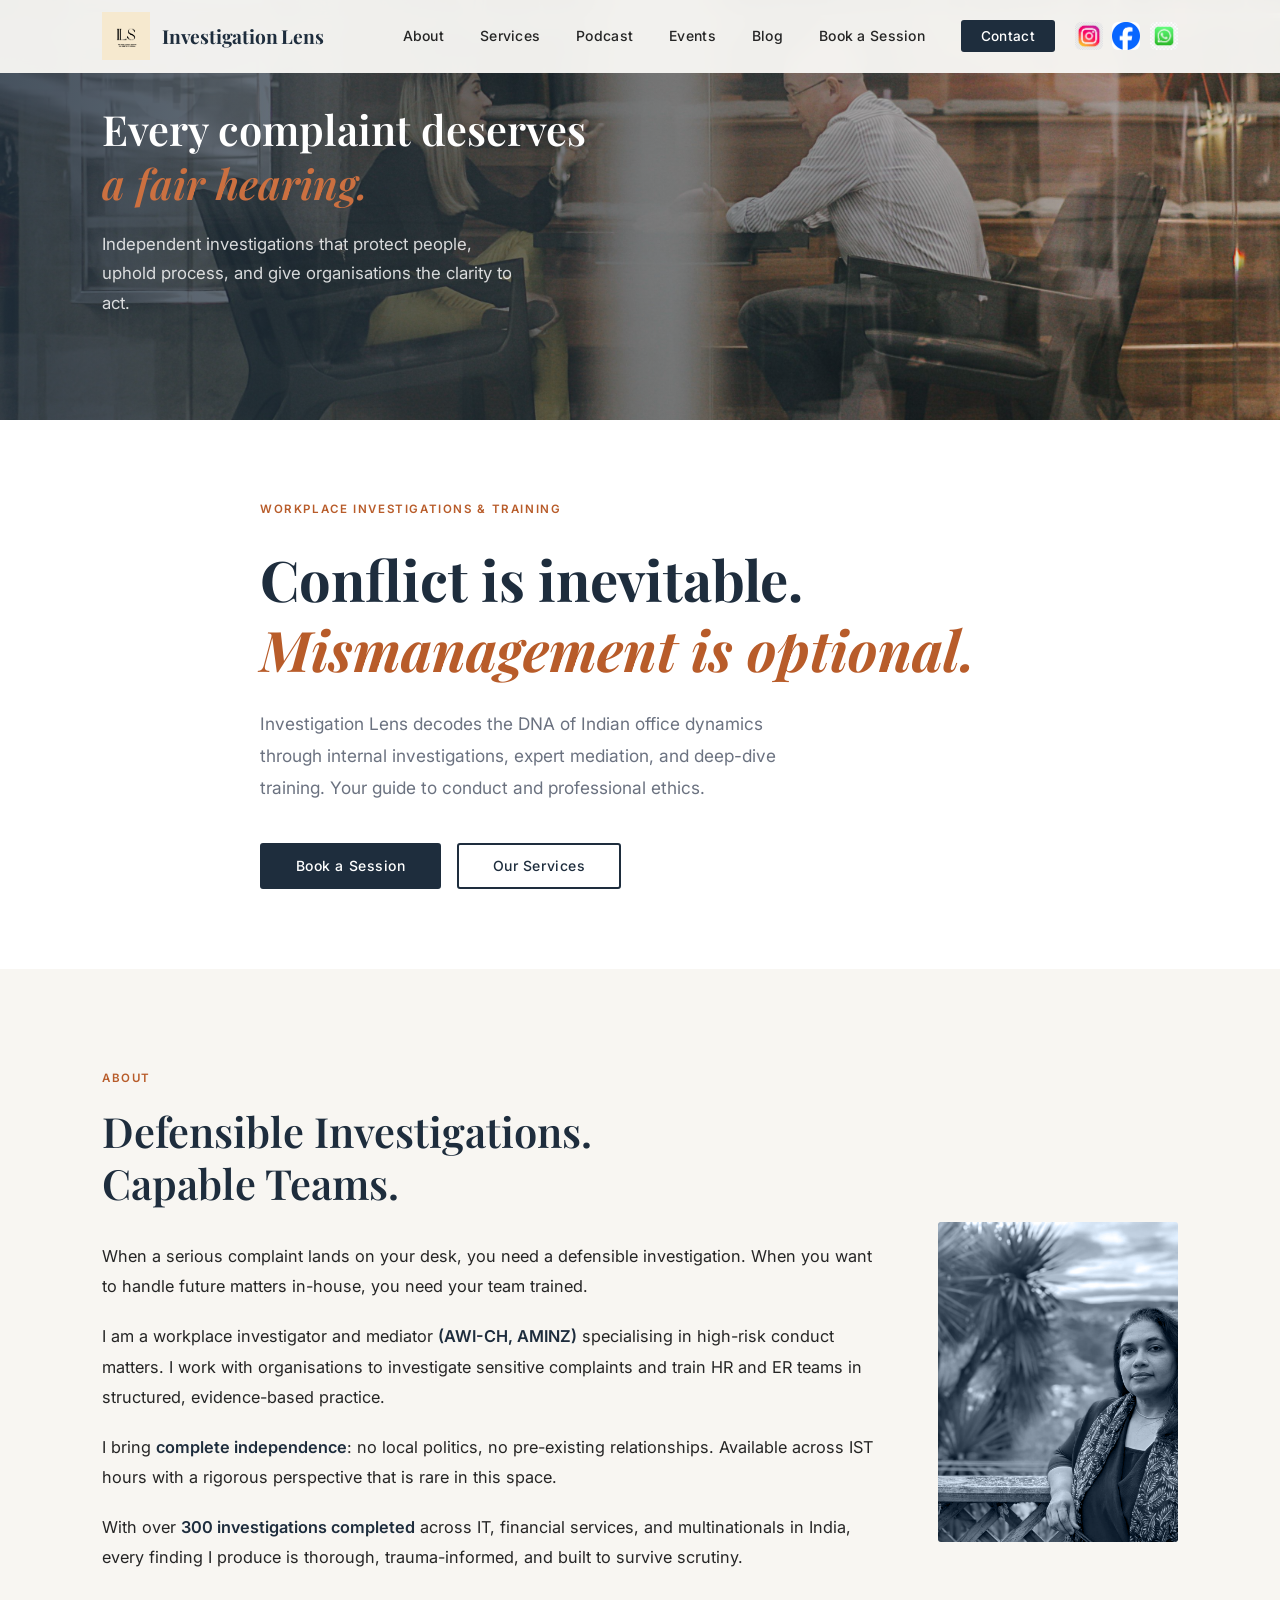
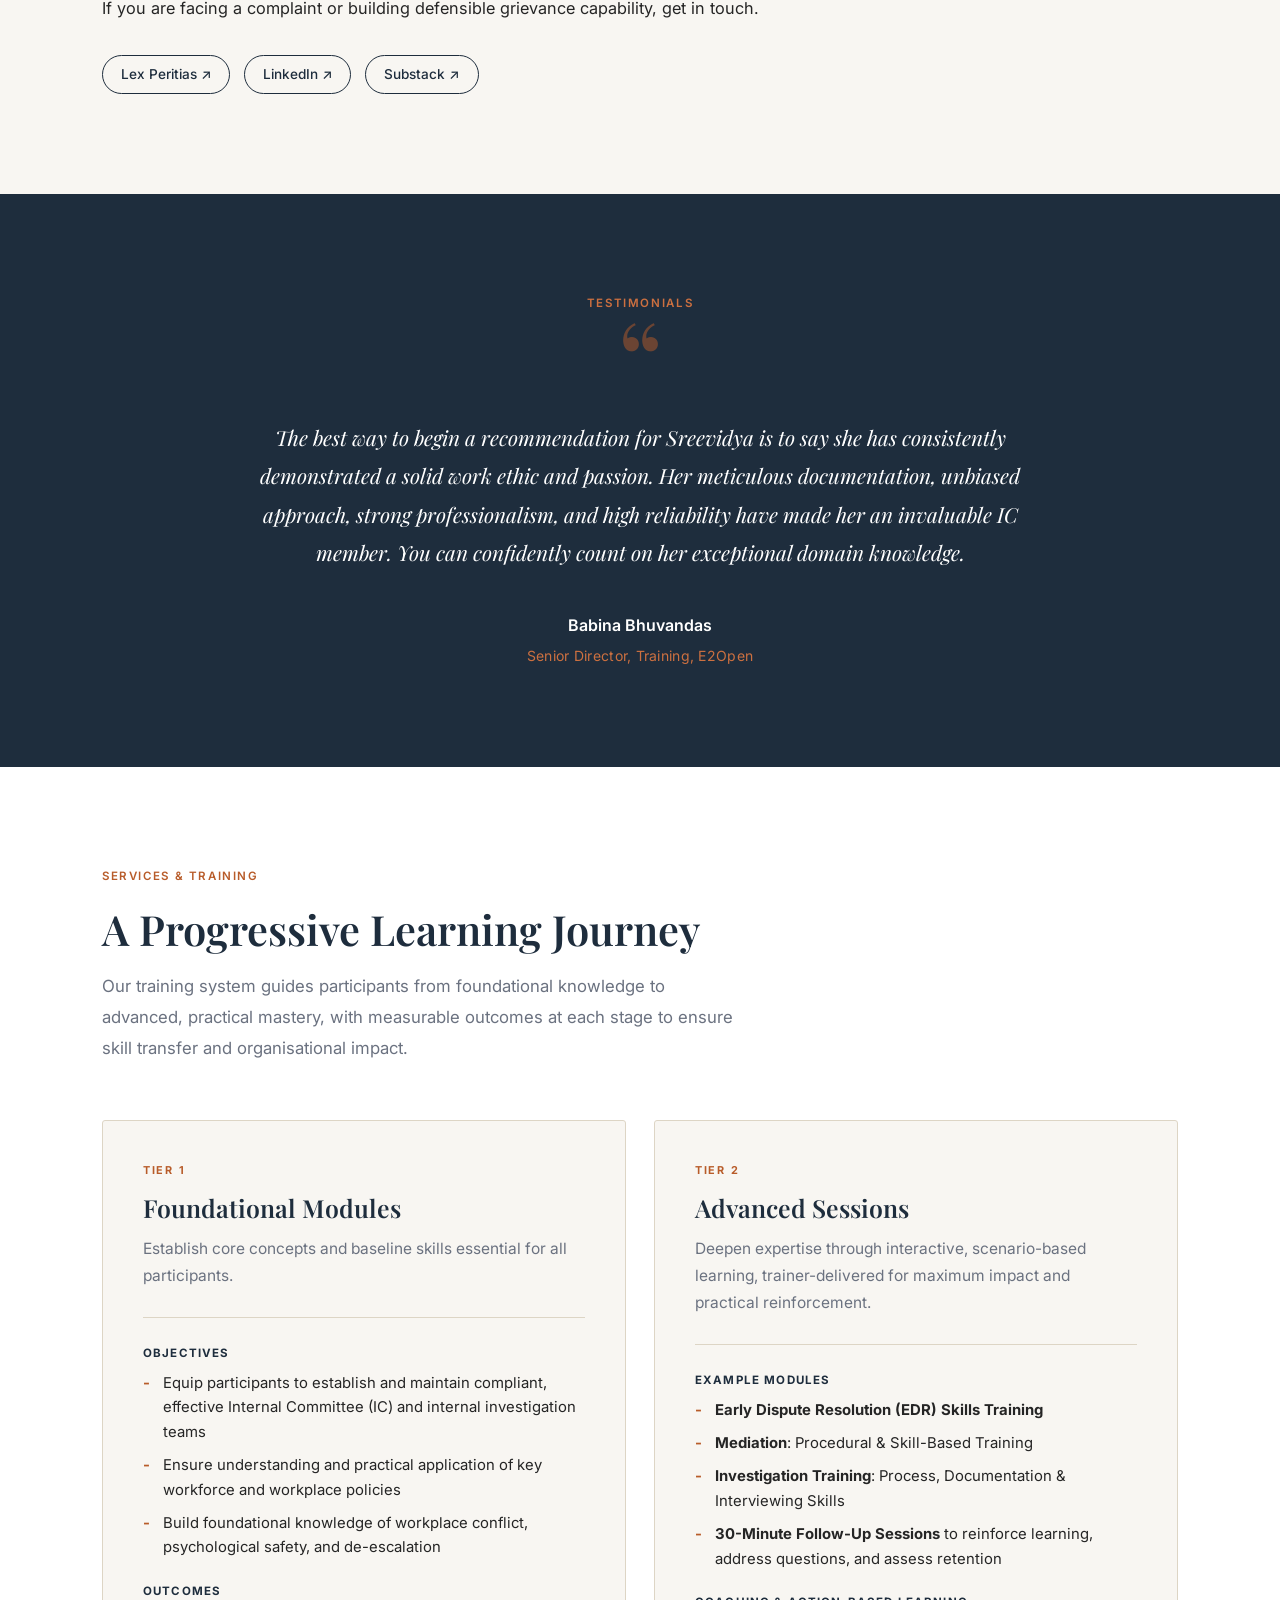
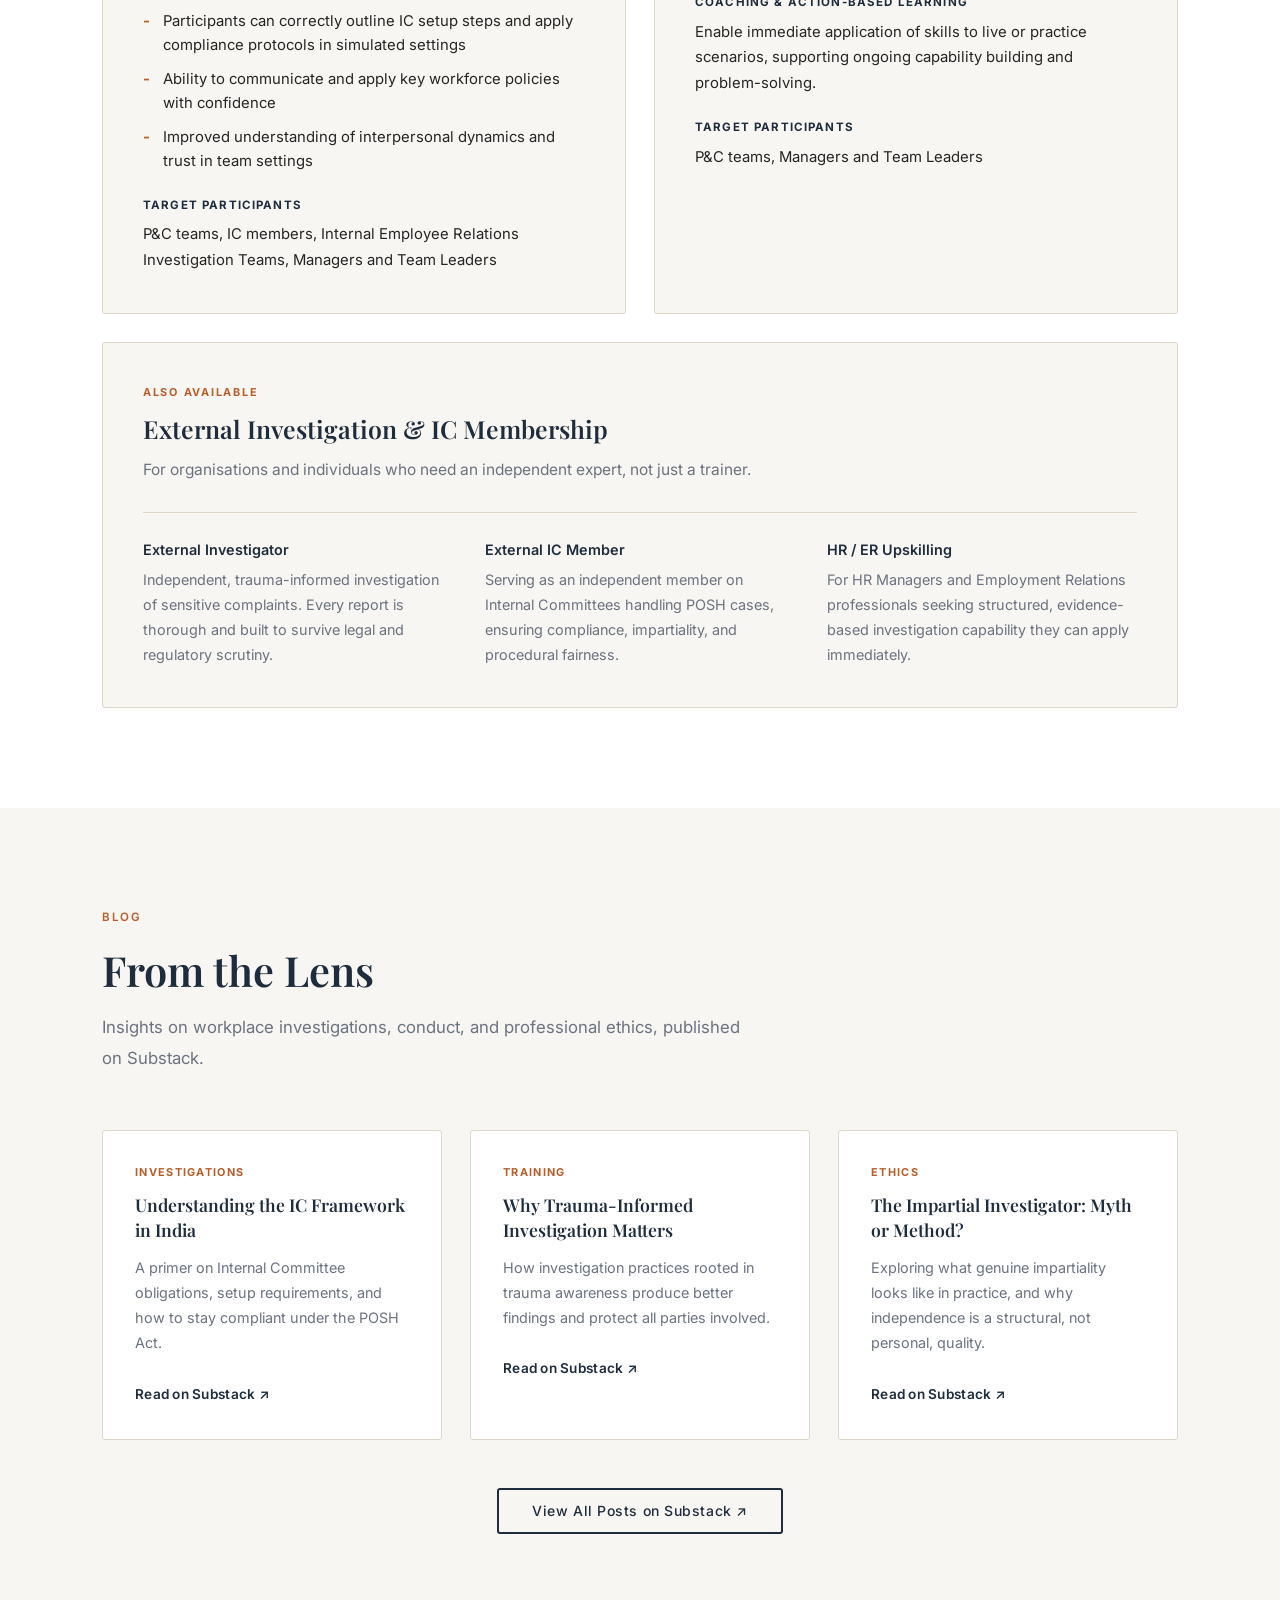
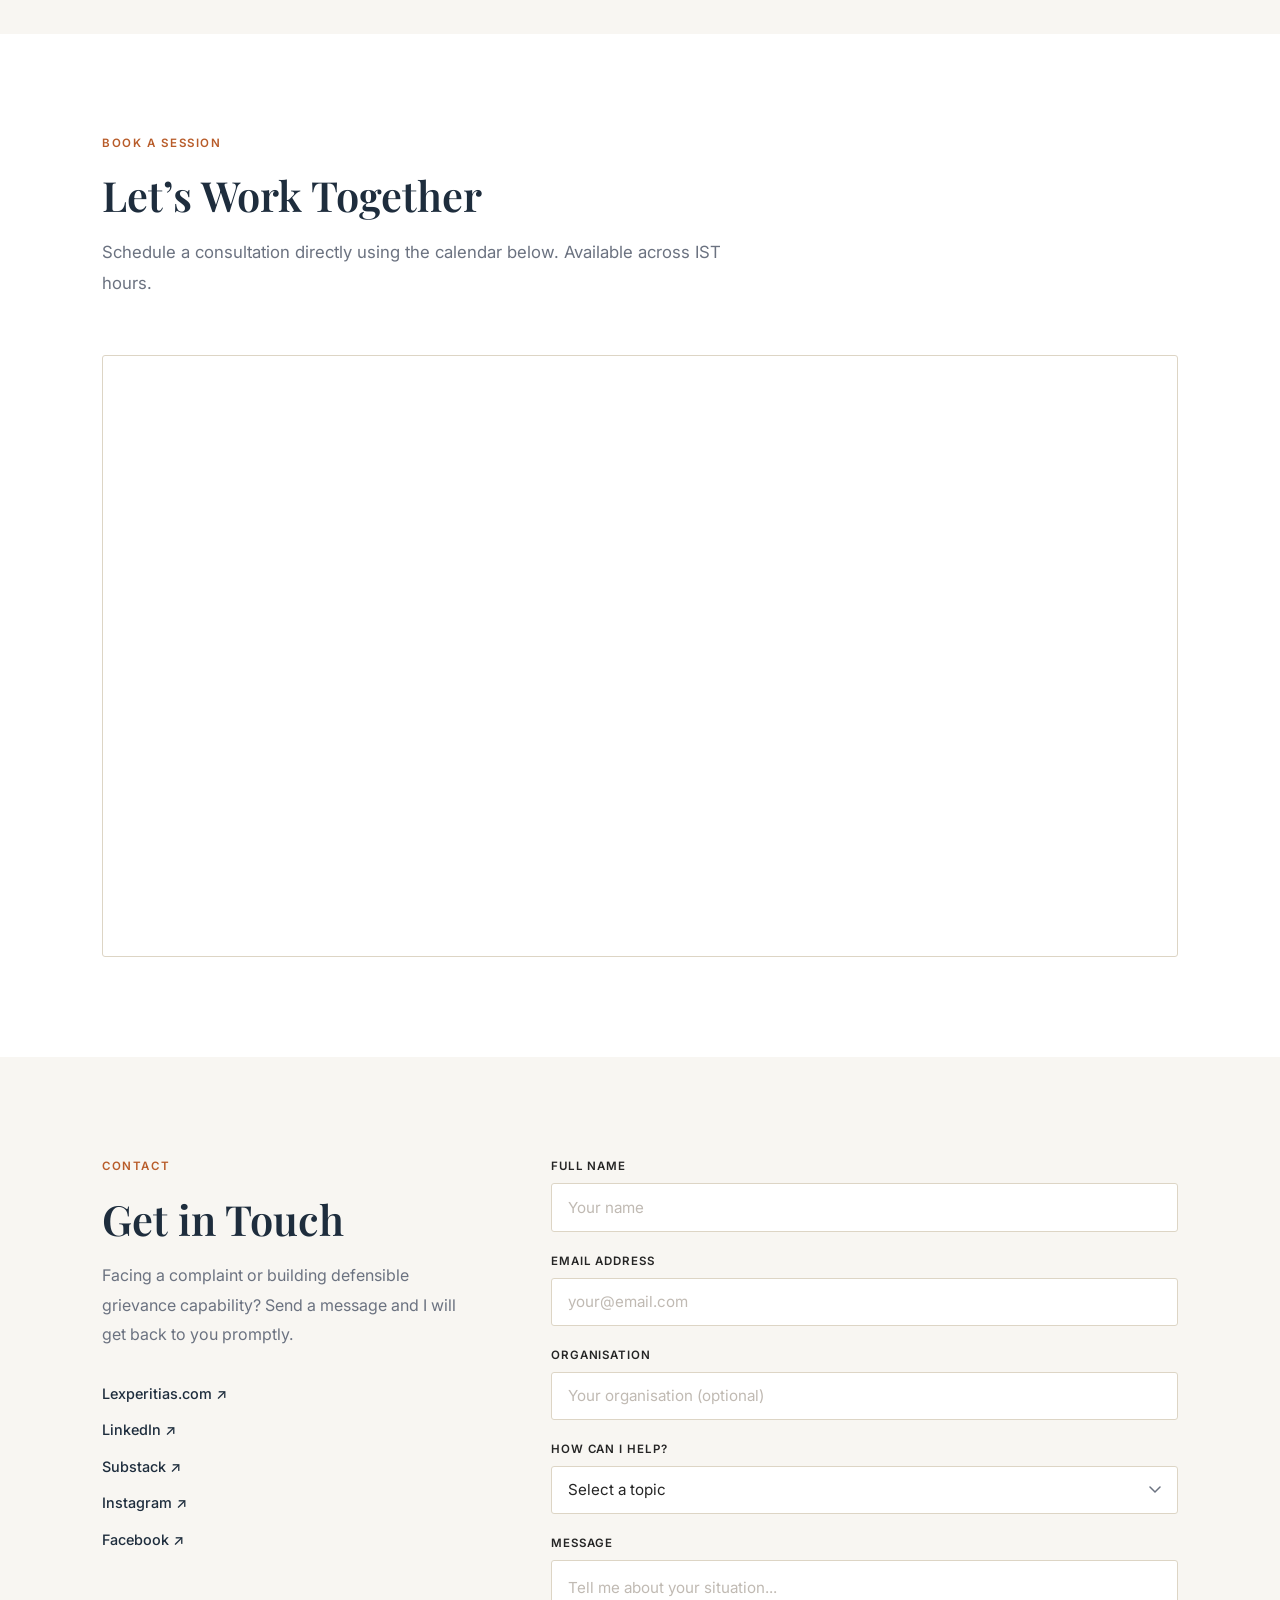
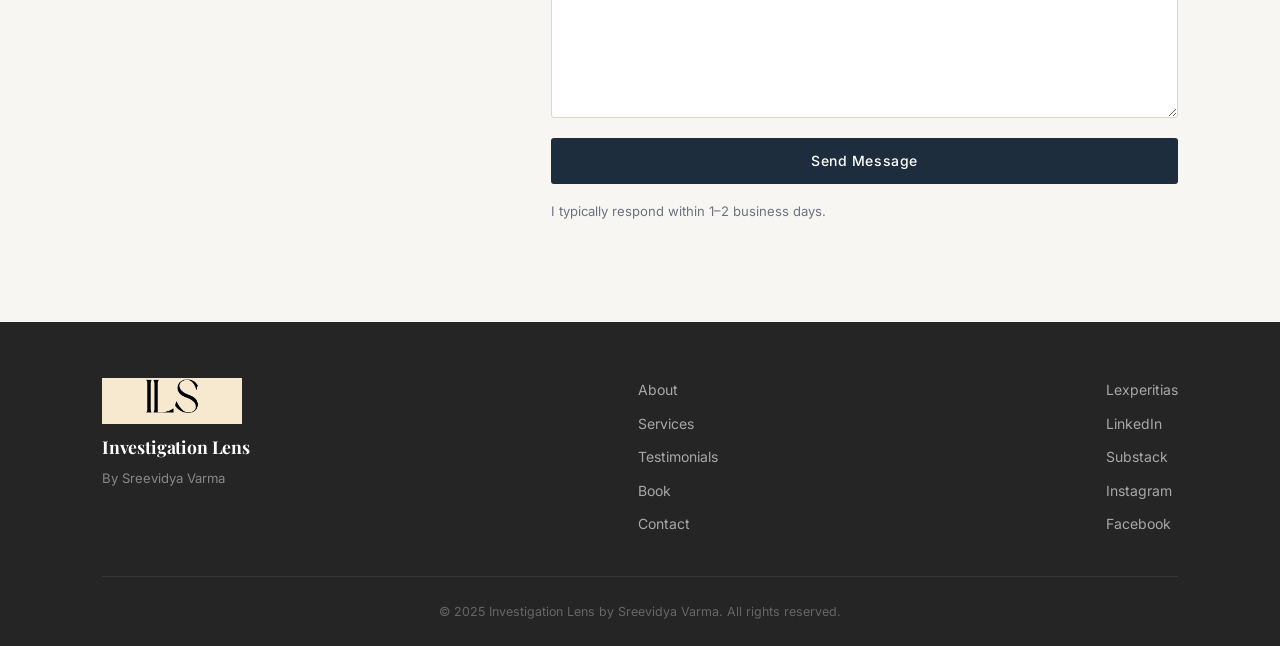
<file: index.html>
<!DOCTYPE html>
<html lang="en">
<head>
    <meta charset="UTF-8">
    <meta name="viewport" content="width=device-width, initial-scale=1.0">

    <!-- Primary SEO -->
    <title>Investigation Lens | Workplace Investigations &amp; Training by Sreevidya Varma</title>
    <meta name="description" content="Investigation Lens by Sreevidya Varma (AWI-CH, AMINZ) — expert workplace investigations, POSH Internal Committee membership, mediation, and HR investigation training across India.">
    <meta name="keywords" content="workplace investigation India, POSH investigation, internal committee IC member, workplace investigator India, HR investigation training, workplace mediation India, employment relations training, AWI-CH investigator, internal investigation training, POSH IC external member, workplace conduct investigation, Sreevidya Varma, Investigation Lens">
    <meta name="author" content="Sreevidya Varma">
    <meta name="robots" content="index, follow">

    <!-- Canonical URL — update this once you have a live domain -->
    <link rel="canonical" href="https://www.investigationlens.com/">

    <!-- Open Graph — controls appearance on LinkedIn, WhatsApp, Facebook -->
    <meta property="og:type" content="website">
    <meta property="og:site_name" content="Investigation Lens">
    <meta property="og:title" content="Investigation Lens | Workplace Investigations &amp; Training by Sreevidya Varma">
    <meta property="og:description" content="Expert workplace investigations, POSH Internal Committee membership, mediation, and HR investigation training across India. Defensible findings, trauma-informed practice.">
    <meta property="og:url" content="https://www.investigationlens.com/">
    <meta property="og:image" content="https://www.investigationlens.com/portrait.jpg">
    <meta property="og:image:width" content="1600">
    <meta property="og:image:height" content="1204">
    <meta property="og:image:alt" content="Sreevidya Varma, Workplace Investigator and Mediator">
    <meta property="og:locale" content="en_IN">

    <!-- Twitter / X Card -->
    <meta name="twitter:card" content="summary_large_image">
    <meta name="twitter:title" content="Investigation Lens | Workplace Investigations &amp; Training">
    <meta name="twitter:description" content="Expert workplace investigations, POSH IC membership, mediation, and HR investigation training across India by Sreevidya Varma (AWI-CH, AMINZ).">
    <meta name="twitter:image" content="https://www.investigationlens.com/portrait.jpg">

    <!-- Schema.org Structured Data — helps Google understand your business -->
    <script type="application/ld+json">
    {
      "@context": "https://schema.org",
      "@type": "ProfessionalService",
      "name": "Investigation Lens",
      "description": "Expert workplace investigations, POSH Internal Committee membership, mediation, and HR investigation training across India.",
      "url": "https://www.investigationlens.com",
      "image": "https://www.investigationlens.com/portrait.jpg",
      "founder": {
        "@type": "Person",
        "name": "Sreevidya Varma",
        "jobTitle": "Workplace Investigator and Mediator",
        "hasCredential": ["AWI-CH", "AMINZ"],
        "sameAs": [
          "https://www.linkedin.com/in/sreevidyavarma/",
          "https://substack.com/@investigationlens",
          "https://www.lexperitias.com"
        ]
      },
      "areaServed": {
        "@type": "Country",
        "name": "India"
      },
      "serviceType": [
        "Workplace Investigation",
        "POSH Internal Committee Membership",
        "Workplace Mediation",
        "HR Investigation Training",
        "Early Dispute Resolution Training"
      ],
      "sameAs": [
        "https://www.linkedin.com/in/sreevidyavarma/",
        "https://substack.com/@investigationlens",
        "https://www.instagram.com/investigationlens/",
        "https://www.facebook.com/profile.php?id=61589912215342"
      ]
    }
    </script>

    <link rel="preconnect" href="https://fonts.googleapis.com">
    <link rel="preconnect" href="https://fonts.gstatic.com" crossorigin>
    <link href="https://fonts.googleapis.com/css2?family=Playfair+Display:ital,wght@0,400;0,600;0,700;1,400&family=Inter:wght@300;400;500;600&display=swap" rel="stylesheet">
    <link rel="stylesheet" href="style.css">
</head>
<body>

    <!-- ===== NAVBAR ===== -->
    <nav class="navbar" id="navbar">
        <div class="nav-inner">
            <a href="#hero" class="nav-logo">
                <img src="logo.png" alt="Investigation Lens Logo">
                <span class="logo-text">Investigation Lens</span>
            </a>
            <button class="nav-toggle" aria-label="Toggle navigation menu">&#9776;</button>
            <ul class="nav-links">
                <li><a href="#about">About</a></li>
                <li><a href="#services">Services</a></li>
                <li><a href="podcast.html">Podcast</a></li>
                <li><a href="events.html">Events</a></li>
                <li><a href="#blog">Blog</a></li>
                <li><a href="#book">Book a Session</a></li>
                <li><a href="#contact" class="btn-nav">Contact</a></li>
            </ul>
            <div class="nav-social">
                <a href="https://www.instagram.com/investigationlens/" target="_blank" rel="noopener noreferrer" aria-label="Instagram">
                    <img src="Instagram-icon.jpg" alt="Instagram">
                </a>
                <a href="https://www.facebook.com/profile.php?id=61589912215342" target="_blank" rel="noopener noreferrer" aria-label="Facebook">
                    <img src="Facebook-icon.png" alt="Facebook">
                </a>
                <a href="https://wa.me/919895538839" target="_blank" rel="noopener noreferrer" aria-label="WhatsApp">
                    <img src="WhatsApp-icon.jpg" alt="WhatsApp">
                </a>
            </div>
        </div>
    </nav>

    <!-- ===== WORKPLACE BANNER ===== -->
    <section class="workplace-banner">
        <img src="workplaceimage.jpg" alt="Workplace conversation through glass wall">
        <div class="workplace-banner-overlay">
            <div class="workplace-banner-text">
                <h2>Every complaint deserves<br><em>a fair hearing.</em></h2>
                <p>Independent investigations that protect people, uphold process, and give organisations the clarity to act.</p>
            </div>
        </div>
    </section>

    <!-- ===== HERO ===== -->
    <section class="hero" id="hero">
        <div class="hero-inner">
            <div class="hero-text">
                <p class="hero-eyebrow">Workplace Investigations &amp; Training</p>
                <h1>Conflict is inevitable.<br><em>Mismanagement is optional.</em></h1>
                <p class="hero-sub">Investigation Lens decodes the DNA of Indian office dynamics through internal investigations, expert mediation, and deep-dive training. Your guide to conduct and professional ethics.</p>
                <div class="hero-ctas">
                    <a href="#book" class="btn btn-primary">Book a Session</a>
                    <a href="#services" class="btn btn-outline">Our Services</a>
                </div>
            </div>
        </div>
    </section>

    <!-- ===== ABOUT ===== -->
    <section class="about" id="about">
        <div class="container">
            <div class="about-inner">
                <div class="about-text">
                    <div class="section-label">About</div>
                    <h2>Defensible Investigations.<br>Capable Teams.</h2>
                    <div class="about-body">
                        <p class="lead">When a serious complaint lands on your desk, you need a defensible investigation. When you want to handle future matters in-house, you need your team trained.</p>
                        <p>I am a workplace investigator and mediator <strong>(AWI-CH, AMINZ)</strong> specialising in high-risk conduct matters. I work with organisations to investigate sensitive complaints and train HR and ER teams in structured, evidence-based practice.</p>
                        <p>I bring <strong>complete independence</strong>: no local politics, no pre-existing relationships. Available across IST hours with a rigorous perspective that is rare in this space.</p>
                        <p>With over <strong>300 investigations completed</strong> across IT, financial services, and multinationals in India, every finding I produce is thorough, trauma-informed, and built to survive scrutiny.</p>
                        <p>If you are facing a complaint or building defensible grievance capability, get in touch.</p>
                        <div class="about-links">
                            <a href="https://www.lexperitias.com" target="_blank" rel="noopener noreferrer" class="link-pill">Lex Peritias ↗</a>
                            <a href="https://www.linkedin.com/in/sreevidyavarma/" target="_blank" rel="noopener noreferrer" class="link-pill">LinkedIn ↗</a>
                            <a href="https://substack.com/@investigationlens" target="_blank" rel="noopener noreferrer" class="link-pill">Substack ↗</a>
                        </div>
                    </div>
                </div>
                <div class="about-image">
                    <img src="portrait.jpg" alt="Sreevidya Varma">
                </div>
            </div>
        </div>
    </section>

    <!-- ===== TESTIMONIAL ===== -->
    <section class="testimonial-section" id="testimonial">
        <div class="container">
            <div class="section-label">Testimonials</div>
            <div class="testimonial-card">
                <div class="quote-mark">&ldquo;</div>
                <blockquote>
                    The best way to begin a recommendation for Sreevidya is to say she has consistently demonstrated a solid work ethic and passion. Her meticulous documentation, unbiased approach, strong professionalism, and high reliability have made her an invaluable IC member. You can confidently count on her exceptional domain knowledge.
                </blockquote>
                <div class="testimonial-author">
                    <div class="author-info">
                        <strong>Babina Bhuvandas</strong>
                        <span>Senior Director, Training, E2Open</span>
                    </div>
                </div>
            </div>
        </div>
    </section>

    <!-- ===== SERVICES ===== -->
    <section class="services" id="services">
        <div class="container">
            <div class="section-label">Services &amp; Training</div>
            <h2>A Progressive Learning Journey</h2>
            <p class="section-intro">Our training system guides participants from foundational knowledge to advanced, practical mastery, with measurable outcomes at each stage to ensure skill transfer and organisational impact.</p>

            <div class="services-grid">

                <!-- Tier 1 -->
                <div class="service-card">
                    <div class="card-tier">Tier 1</div>
                    <h3>Foundational Modules</h3>
                    <p class="card-desc">Establish core concepts and baseline skills essential for all participants.</p>
                    <div class="card-section">
                        <h4>Objectives</h4>
                        <ul>
                            <li>Equip participants to establish and maintain compliant, effective Internal Committee (IC) and internal investigation teams</li>
                            <li>Ensure understanding and practical application of key workforce and workplace policies</li>
                            <li>Build foundational knowledge of workplace conflict, psychological safety, and de-escalation</li>
                        </ul>
                    </div>
                    <div class="card-section">
                        <h4>Outcomes</h4>
                        <ul>
                            <li>Participants can correctly outline IC setup steps and apply compliance protocols in simulated settings</li>
                            <li>Ability to communicate and apply key workforce policies with confidence</li>
                            <li>Improved understanding of interpersonal dynamics and trust in team settings</li>
                        </ul>
                    </div>
                    <div class="card-section">
                        <h4>Target Participants</h4>
                        <p>P&amp;C teams, IC members, Internal Employee Relations Investigation Teams, Managers and Team Leaders</p>
                    </div>
                </div>

                <!-- Tier 2 -->
                <div class="service-card">
                    <div class="card-tier">Tier 2</div>
                    <h3>Advanced Sessions</h3>
                    <p class="card-desc">Deepen expertise through interactive, scenario-based learning, trainer-delivered for maximum impact and practical reinforcement.</p>
                    <div class="card-section">
                        <h4>Example Modules</h4>
                        <ul>
                            <li><strong>Early Dispute Resolution (EDR) Skills Training</strong></li>
                            <li><strong>Mediation</strong>: Procedural &amp; Skill-Based Training</li>
                            <li><strong>Investigation Training</strong>: Process, Documentation &amp; Interviewing Skills</li>
                            <li><strong>30-Minute Follow-Up Sessions</strong> to reinforce learning, address questions, and assess retention</li>
                        </ul>
                    </div>
                    <div class="card-section">
                        <h4>Coaching &amp; Action-Based Learning</h4>
                        <p>Enable immediate application of skills to live or practice scenarios, supporting ongoing capability building and problem-solving.</p>
                    </div>
                    <div class="card-section">
                        <h4>Target Participants</h4>
                        <p>P&amp;C teams, Managers and Team Leaders</p>
                    </div>
                </div>

                <!-- Also Available -->
                <div class="service-card service-card--full">
                    <div class="card-tier">Also Available</div>
                    <h3>External Investigation &amp; IC Membership</h3>
                    <p class="card-desc">For organisations and individuals who need an independent expert, not just a trainer.</p>
                    <div class="card-columns">
                        <div class="card-col">
                            <h4>External Investigator</h4>
                            <p>Independent, trauma-informed investigation of sensitive complaints. Every report is thorough and built to survive legal and regulatory scrutiny.</p>
                        </div>
                        <div class="card-col">
                            <h4>External IC Member</h4>
                            <p>Serving as an independent member on Internal Committees handling POSH cases, ensuring compliance, impartiality, and procedural fairness.</p>
                        </div>
                        <div class="card-col">
                            <h4>HR / ER Upskilling</h4>
                            <p>For HR Managers and Employment Relations professionals seeking structured, evidence-based investigation capability they can apply immediately.</p>
                        </div>
                    </div>
                </div>

            </div>
        </div>
    </section>

    <!-- ===== BLOG ===== -->
    <section class="blog" id="blog">
        <div class="container">
            <div class="section-label">Blog</div>
            <h2>From the Lens</h2>
            <p class="section-intro">Insights on workplace investigations, conduct, and professional ethics, published on Substack.</p>
            <div class="blog-grid">
                <a href="https://substack.com/@investigationlens" target="_blank" rel="noopener noreferrer" class="blog-card">
                    <div class="blog-tag">Investigations</div>
                    <h4>Understanding the IC Framework in India</h4>
                    <p>A primer on Internal Committee obligations, setup requirements, and how to stay compliant under the POSH Act.</p>
                    <span class="read-more">Read on Substack ↗</span>
                </a>
                <a href="https://substack.com/@investigationlens" target="_blank" rel="noopener noreferrer" class="blog-card">
                    <div class="blog-tag">Training</div>
                    <h4>Why Trauma-Informed Investigation Matters</h4>
                    <p>How investigation practices rooted in trauma awareness produce better findings and protect all parties involved.</p>
                    <span class="read-more">Read on Substack ↗</span>
                </a>
                <a href="https://substack.com/@investigationlens" target="_blank" rel="noopener noreferrer" class="blog-card">
                    <div class="blog-tag">Ethics</div>
                    <h4>The Impartial Investigator: Myth or Method?</h4>
                    <p>Exploring what genuine impartiality looks like in practice, and why independence is a structural, not personal, quality.</p>
                    <span class="read-more">Read on Substack ↗</span>
                </a>
            </div>
            <div class="blog-cta">
                <a href="https://substack.com/@investigationlens" target="_blank" rel="noopener noreferrer" class="btn btn-outline">View All Posts on Substack ↗</a>
            </div>
        </div>
    </section>

    <!-- ===== BOOK A SESSION ===== -->
    <section class="book" id="book">
        <div class="container">
            <div class="section-label">Book a Session</div>
            <h2>Let&rsquo;s Work Together</h2>
            <p class="section-intro">Schedule a consultation directly using the calendar below. Available across IST hours.</p>
            <div class="calendar-embed">
                <!-- Google Calendar Appointment Scheduling begin -->
                <iframe src="https://calendar.google.com/calendar/appointments/schedules/AcZssZ1Z91lhU4-kWdjgTkTuC3SyOoIWK7nf7j4hsTv7mKvOzZKRzLU4xiwI1mNpuhin-2wBYrZE9Kd3?gv=true" style="border: 0" width="100%" height="600" frameborder="0"></iframe>
                <!-- end Google Calendar Appointment Scheduling -->
            </div>
        </div>
    </section>

    <!-- ===== CONTACT ===== -->
    <section class="contact" id="contact">
        <div class="container">
            <div class="contact-inner">
                <div class="contact-text">
                    <div class="section-label">Contact</div>
                    <h2>Get in Touch</h2>
                    <p>Facing a complaint or building defensible grievance capability? Send a message and I will get back to you promptly.</p>
                    <div class="contact-links">
                        <a href="https://www.lexperitias.com" target="_blank" rel="noopener noreferrer">Lexperitias.com ↗</a>
                        <a href="https://www.linkedin.com/in/sreevidyavarma/" target="_blank" rel="noopener noreferrer">LinkedIn ↗</a>
                        <a href="https://substack.com/@investigationlens" target="_blank" rel="noopener noreferrer">Substack ↗</a>
                        <a href="https://www.instagram.com/investigationlens/" target="_blank" rel="noopener noreferrer">Instagram ↗</a>
                        <a href="https://www.facebook.com/profile.php?id=61589912215342" target="_blank" rel="noopener noreferrer">Facebook ↗</a>
                    </div>
                </div>
                <form class="contact-form" id="contactForm" novalidate>
                    <div class="form-group">
                        <label for="name">Full Name</label>
                        <input type="text" id="name" name="name" placeholder="Your name" required>
                    </div>
                    <div class="form-group">
                        <label for="email">Email Address</label>
                        <input type="email" id="email" name="email" placeholder="your@email.com" required>
                    </div>
                    <div class="form-group">
                        <label for="org">Organisation</label>
                        <input type="text" id="org" name="org" placeholder="Your organisation (optional)">
                    </div>
                    <div class="form-group">
                        <label for="subject">How can I help?</label>
                        <select id="subject" name="subject">
                            <option value="">Select a topic</option>
                            <option value="investigation">External Investigation</option>
                            <option value="ic-member">External IC Member (POSH)</option>
                            <option value="training-foundational">Training: Foundational Modules</option>
                            <option value="training-advanced">Training: Advanced Sessions</option>
                            <option value="upskilling">HR / ER Upskilling</option>
                            <option value="other">General Enquiry</option>
                        </select>
                    </div>
                    <div class="form-group">
                        <label for="message">Message</label>
                        <textarea id="message" name="message" rows="5" placeholder="Tell me about your situation..." required></textarea>
                    </div>
                    <button type="submit" class="btn btn-primary">Send Message</button>
                    <p class="form-note">I typically respond within 1–2 business days.</p>
                </form>
            </div>
        </div>
    </section>

    <!-- ===== FOOTER ===== -->
    <footer class="footer">
        <div class="container">
            <div class="footer-inner">
                <div class="footer-brand">
                    <img src="logo.png" alt="Investigation Lens" class="footer-logo">
                    <span class="logo-text">Investigation Lens</span>
                    <p>By Sreevidya Varma</p>
                </div>
                <nav class="footer-links" aria-label="Footer navigation">
                    <a href="#about">About</a>
                    <a href="#services">Services</a>
                    <a href="#testimonial">Testimonials</a>
                    <a href="#book">Book</a>
                    <a href="#contact">Contact</a>
                </nav>
                <div class="footer-social">
                    <a href="https://www.lexperitias.com" target="_blank" rel="noopener noreferrer">Lexperitias</a>
                    <a href="https://www.linkedin.com/in/sreevidyavarma/" target="_blank" rel="noopener noreferrer">LinkedIn</a>
                    <a href="https://substack.com/@investigationlens" target="_blank" rel="noopener noreferrer">Substack</a>
                    <a href="https://www.instagram.com/investigationlens/" target="_blank" rel="noopener noreferrer">Instagram</a>
                    <a href="https://www.facebook.com/profile.php?id=61589912215342" target="_blank" rel="noopener noreferrer">Facebook</a>
                </div>
            </div>
            <div class="footer-bottom">
                <p>&copy; 2025 Investigation Lens by Sreevidya Varma. All rights reserved.</p>
            </div>
        </div>
    </footer>

    <script>
        // Smooth scroll
        document.querySelectorAll('a[href^="#"]').forEach(anchor => {
            anchor.addEventListener('click', function (e) {
                e.preventDefault();
                const target = document.querySelector(this.getAttribute('href'));
                if (target) {
                    const navHeight = document.getElementById('navbar').offsetHeight;
                    const top = target.getBoundingClientRect().top + window.scrollY - navHeight;
                    window.scrollTo({ top, behavior: 'smooth' });
                }
            });
        });

        // Sticky nav shadow on scroll
        const navbar = document.getElementById('navbar');
        window.addEventListener('scroll', () => {
            navbar.classList.toggle('scrolled', window.scrollY > 30);
        });

        // Mobile nav toggle
        const toggle = document.querySelector('.nav-toggle');
        const navLinks = document.querySelector('.nav-links');
        toggle.addEventListener('click', () => {
            const isOpen = navLinks.classList.toggle('open');
            toggle.setAttribute('aria-expanded', isOpen);
        });

        // Close mobile nav when a link is clicked
        navLinks.querySelectorAll('a').forEach(link => {
            link.addEventListener('click', () => {
                navLinks.classList.remove('open');
                toggle.setAttribute('aria-expanded', 'false');
            });
        });

        // Basic contact form handler
        document.getElementById('contactForm').addEventListener('submit', function (e) {
            e.preventDefault();
            const btn = this.querySelector('button[type="submit"]');
            btn.textContent = 'Message Sent';
            btn.disabled = true;
            btn.style.opacity = '0.7';
        });
    </script>

</body>
</html>
</file>
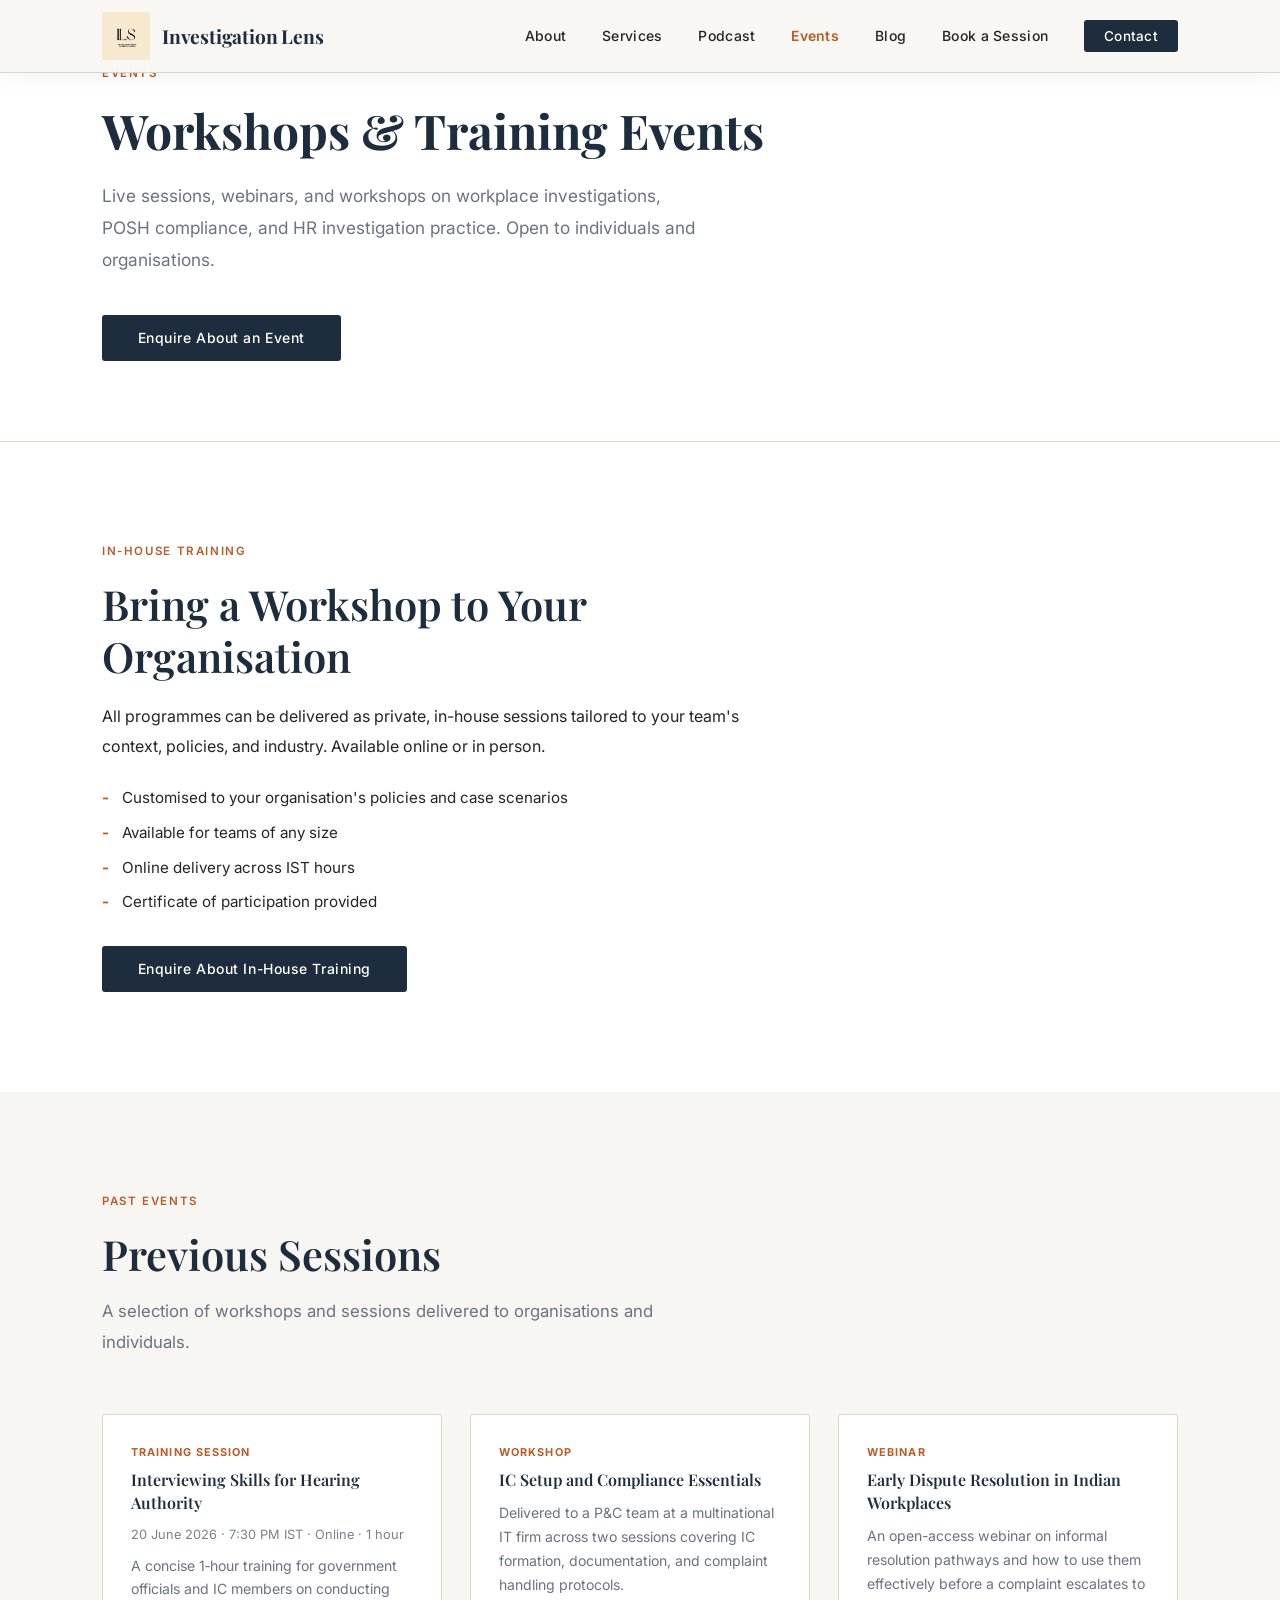
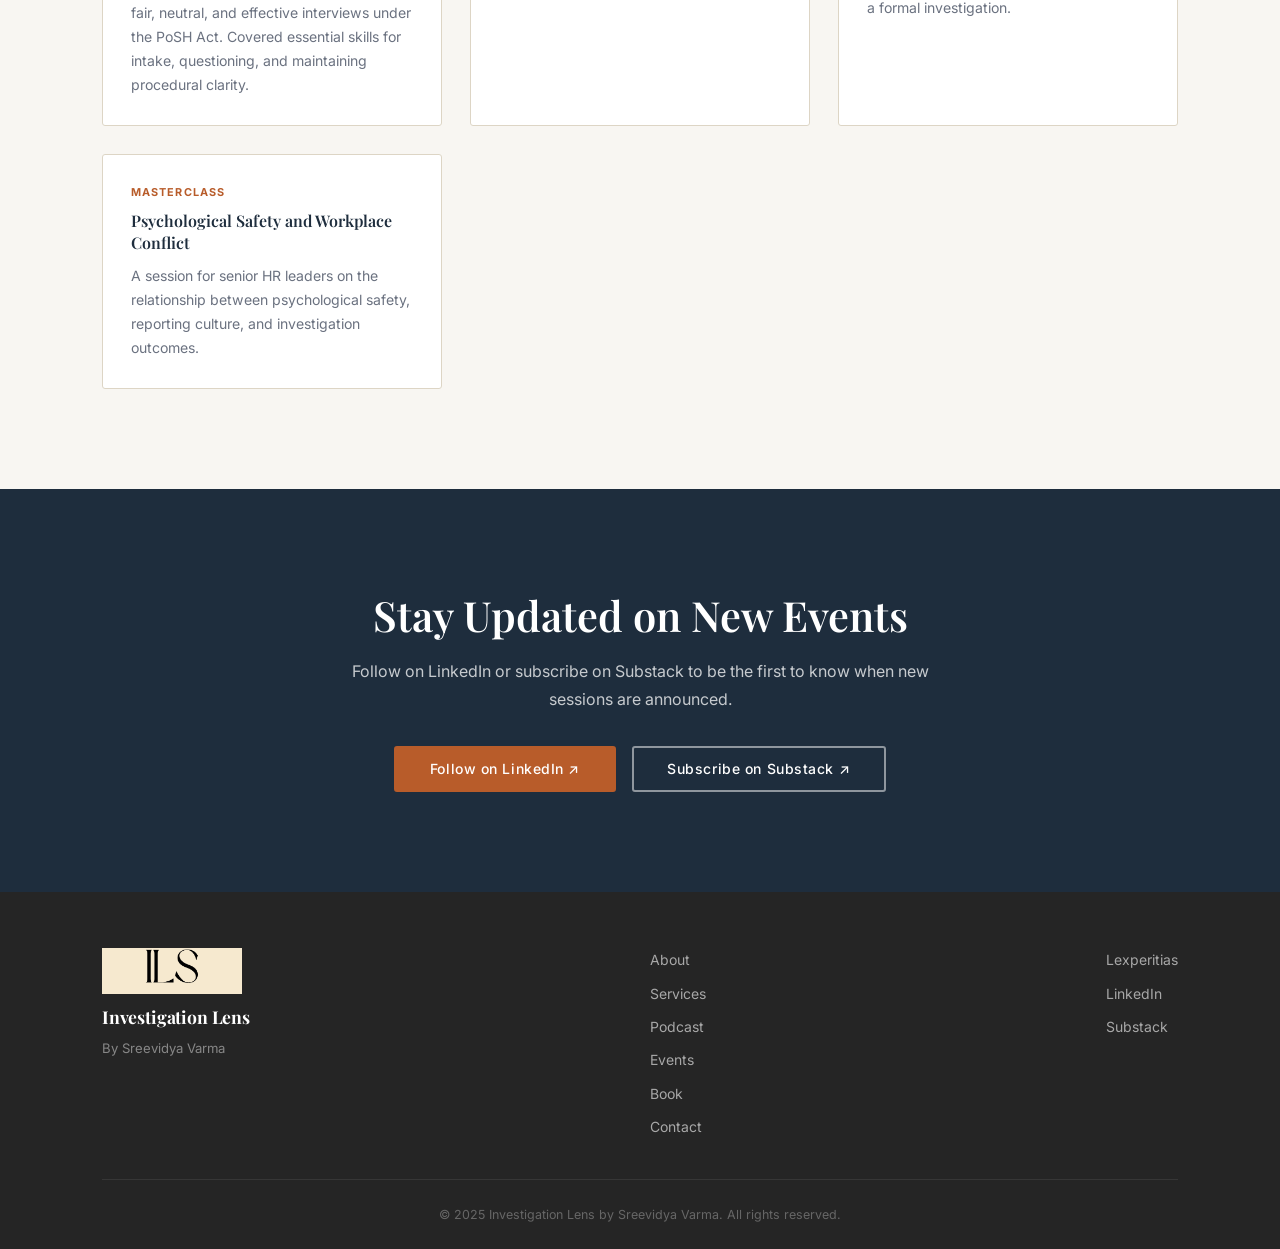
<file: events.html>
<!DOCTYPE html>
<html lang="en">
<head>
    <meta charset="UTF-8">
    <meta name="viewport" content="width=device-width, initial-scale=1.0">

    <!-- Primary SEO -->
    <title>Events | Investigation Lens by Sreevidya Varma</title>
    <meta name="description" content="Upcoming workshops, training sessions, and webinars on workplace investigations, POSH compliance, and HR investigation practice by Investigation Lens.">
    <meta name="keywords" content="workplace investigation workshop India, POSH training workshop, HR investigation webinar, IC member training, workplace conduct workshop, Investigation Lens events">
    <meta name="author" content="Sreevidya Varma">
    <meta name="robots" content="index, follow">
    <link rel="canonical" href="https://www.investigationlens.com/events.html">

    <!-- Open Graph -->
    <meta property="og:type" content="website">
    <meta property="og:site_name" content="Investigation Lens">
    <meta property="og:title" content="Events | Investigation Lens by Sreevidya Varma">
    <meta property="og:description" content="Upcoming workshops, training sessions, and webinars on workplace investigations, POSH compliance, and HR investigation practice.">
    <meta property="og:url" content="https://www.investigationlens.com/events.html">
    <meta property="og:image" content="https://www.investigationlens.com/portrait.jpg">
    <meta property="og:locale" content="en_IN">

    <!-- Twitter / X Card -->
    <meta name="twitter:card" content="summary_large_image">
    <meta name="twitter:title" content="Events | Investigation Lens">
    <meta name="twitter:description" content="Upcoming workshops and webinars on workplace investigations, POSH compliance, and HR investigation practice.">
    <meta name="twitter:image" content="https://www.investigationlens.com/portrait.jpg">

    <link rel="preconnect" href="https://fonts.googleapis.com">
    <link rel="preconnect" href="https://fonts.gstatic.com" crossorigin>
    <link href="https://fonts.googleapis.com/css2?family=Playfair+Display:ital,wght@0,400;0,600;0,700;1,400&family=Inter:wght@300;400;500;600&display=swap" rel="stylesheet">
    <link rel="stylesheet" href="style.css">
</head>
<body>

    <!-- ===== NAVBAR ===== -->
    <nav class="navbar scrolled" id="navbar">
        <div class="nav-inner">
            <a href="index.html" class="nav-logo">
                <img src="logo.png" alt="Investigation Lens Logo">
                <span class="logo-text">Investigation Lens</span>
            </a>
            <button class="nav-toggle" aria-label="Toggle navigation menu">&#9776;</button>
            <ul class="nav-links">
                <li><a href="index.html#about">About</a></li>
                <li><a href="index.html#services">Services</a></li>
                <li><a href="podcast.html">Podcast</a></li>
                <li><a href="events.html" class="nav-active">Events</a></li>
                <li><a href="index.html#blog">Blog</a></li>
                <li><a href="index.html#book">Book a Session</a></li>
                <li><a href="index.html#contact" class="btn-nav">Contact</a></li>
            </ul>
        </div>
    </nav>

    <!-- ===== PAGE HERO ===== -->
    <section class="page-hero">
        <div class="container">
            <div class="section-label">Events</div>
            <h1>Workshops &amp; Training Events</h1>
            <p class="page-hero-sub">Live sessions, webinars, and workshops on workplace investigations, POSH compliance, and HR investigation practice. Open to individuals and organisations.</p>
            <a href="index.html#contact" class="btn btn-primary">Enquire About an Event</a>
        </div>
    </section>

    <!-- ===== IN-HOUSE EVENTS ===== -->
    <section class="inhouse-section">
        <div class="container">
            <div class="inhouse-inner">
                <div class="inhouse-text">
                    <div class="section-label">In-House Training</div>
                    <h2>Bring a Workshop to Your Organisation</h2>
                    <p>All programmes can be delivered as private, in-house sessions tailored to your team's context, policies, and industry. Available online or in person.</p>
                    <ul class="inhouse-list">
                        <li>Customised to your organisation's policies and case scenarios</li>
                        <li>Available for teams of any size</li>
                        <li>Online delivery across IST hours</li>
                        <li>Certificate of participation provided</li>
                    </ul>
                    <a href="index.html#contact" class="btn btn-primary">Enquire About In-House Training</a>
                </div>
            </div>
        </div>
    </section>

    <!-- ===== PAST EVENTS ===== -->
    <section class="past-events">
        <div class="container">
            <div class="section-label">Past Events</div>
            <h2>Previous Sessions</h2>
            <p class="section-intro">A selection of workshops and sessions delivered to organisations and individuals.</p>

            <div class="past-events-grid">
                <div class="past-event-card">
                    <div class="event-tag">Training Session</div>
                    <h4>Interviewing Skills for Hearing Authority</h4>
                    <p class="event-meta-small">20 June 2026 &middot; 7:30 PM IST &middot; Online &middot; 1 hour</p>
                    <p>A concise 1&#8209;hour training for government officials and IC members on conducting fair, neutral, and effective interviews under the PoSH Act. Covered essential skills for intake, questioning, and maintaining procedural clarity.</p>
                </div>
                <div class="past-event-card">
                    <div class="event-tag">Workshop</div>
                    <h4>IC Setup and Compliance Essentials</h4>
                    <p>Delivered to a P&amp;C team at a multinational IT firm across two sessions covering IC formation, documentation, and complaint handling protocols.</p>
                </div>
                <div class="past-event-card">
                    <div class="event-tag">Webinar</div>
                    <h4>Early Dispute Resolution in Indian Workplaces</h4>
                    <p>An open-access webinar on informal resolution pathways and how to use them effectively before a complaint escalates to a formal investigation.</p>
                </div>
                <div class="past-event-card">
                    <div class="event-tag">Masterclass</div>
                    <h4>Psychological Safety and Workplace Conflict</h4>
                    <p>A session for senior HR leaders on the relationship between psychological safety, reporting culture, and investigation outcomes.</p>
                </div>
            </div>
        </div>
    </section>

    <!-- ===== STAY UPDATED CTA ===== -->
    <section class="subscribe-cta">
        <div class="container">
            <div class="subscribe-inner">
                <h2>Stay Updated on New Events</h2>
                <p>Follow on LinkedIn or subscribe on Substack to be the first to know when new sessions are announced.</p>
                <div class="cta-buttons">
                    <a href="https://www.linkedin.com/in/sreevidyavarma/" target="_blank" rel="noopener noreferrer" class="btn btn-primary">Follow on LinkedIn ↗</a>
                    <a href="https://substack.com/@investigationlens" target="_blank" rel="noopener noreferrer" class="btn btn-outline">Subscribe on Substack ↗</a>
                </div>
            </div>
        </div>
    </section>

    <!-- ===== FOOTER ===== -->
    <footer class="footer">
        <div class="container">
            <div class="footer-inner">
                <div class="footer-brand">
                    <img src="logo.png" alt="Investigation Lens" class="footer-logo">
                    <span class="logo-text">Investigation Lens</span>
                    <p>By Sreevidya Varma</p>
                </div>
                <nav class="footer-links" aria-label="Footer navigation">
                    <a href="index.html#about">About</a>
                    <a href="index.html#services">Services</a>
                    <a href="podcast.html">Podcast</a>
                    <a href="events.html">Events</a>
                    <a href="index.html#book">Book</a>
                    <a href="index.html#contact">Contact</a>
                </nav>
                <div class="footer-social">
                    <a href="https://www.lexperitias.com" target="_blank" rel="noopener noreferrer">Lexperitias</a>
                    <a href="https://www.linkedin.com/in/sreevidyavarma/" target="_blank" rel="noopener noreferrer">LinkedIn</a>
                    <a href="https://substack.com/@investigationlens" target="_blank" rel="noopener noreferrer">Substack</a>
                </div>
            </div>
            <div class="footer-bottom">
                <p>&copy; 2025 Investigation Lens by Sreevidya Varma. All rights reserved.</p>
            </div>
        </div>
    </footer>

    <script>
        const toggle = document.querySelector('.nav-toggle');
        const navLinks = document.querySelector('.nav-links');
        toggle.addEventListener('click', () => {
            const isOpen = navLinks.classList.toggle('open');
            toggle.setAttribute('aria-expanded', isOpen);
        });
    </script>

</body>
</html>
</file>
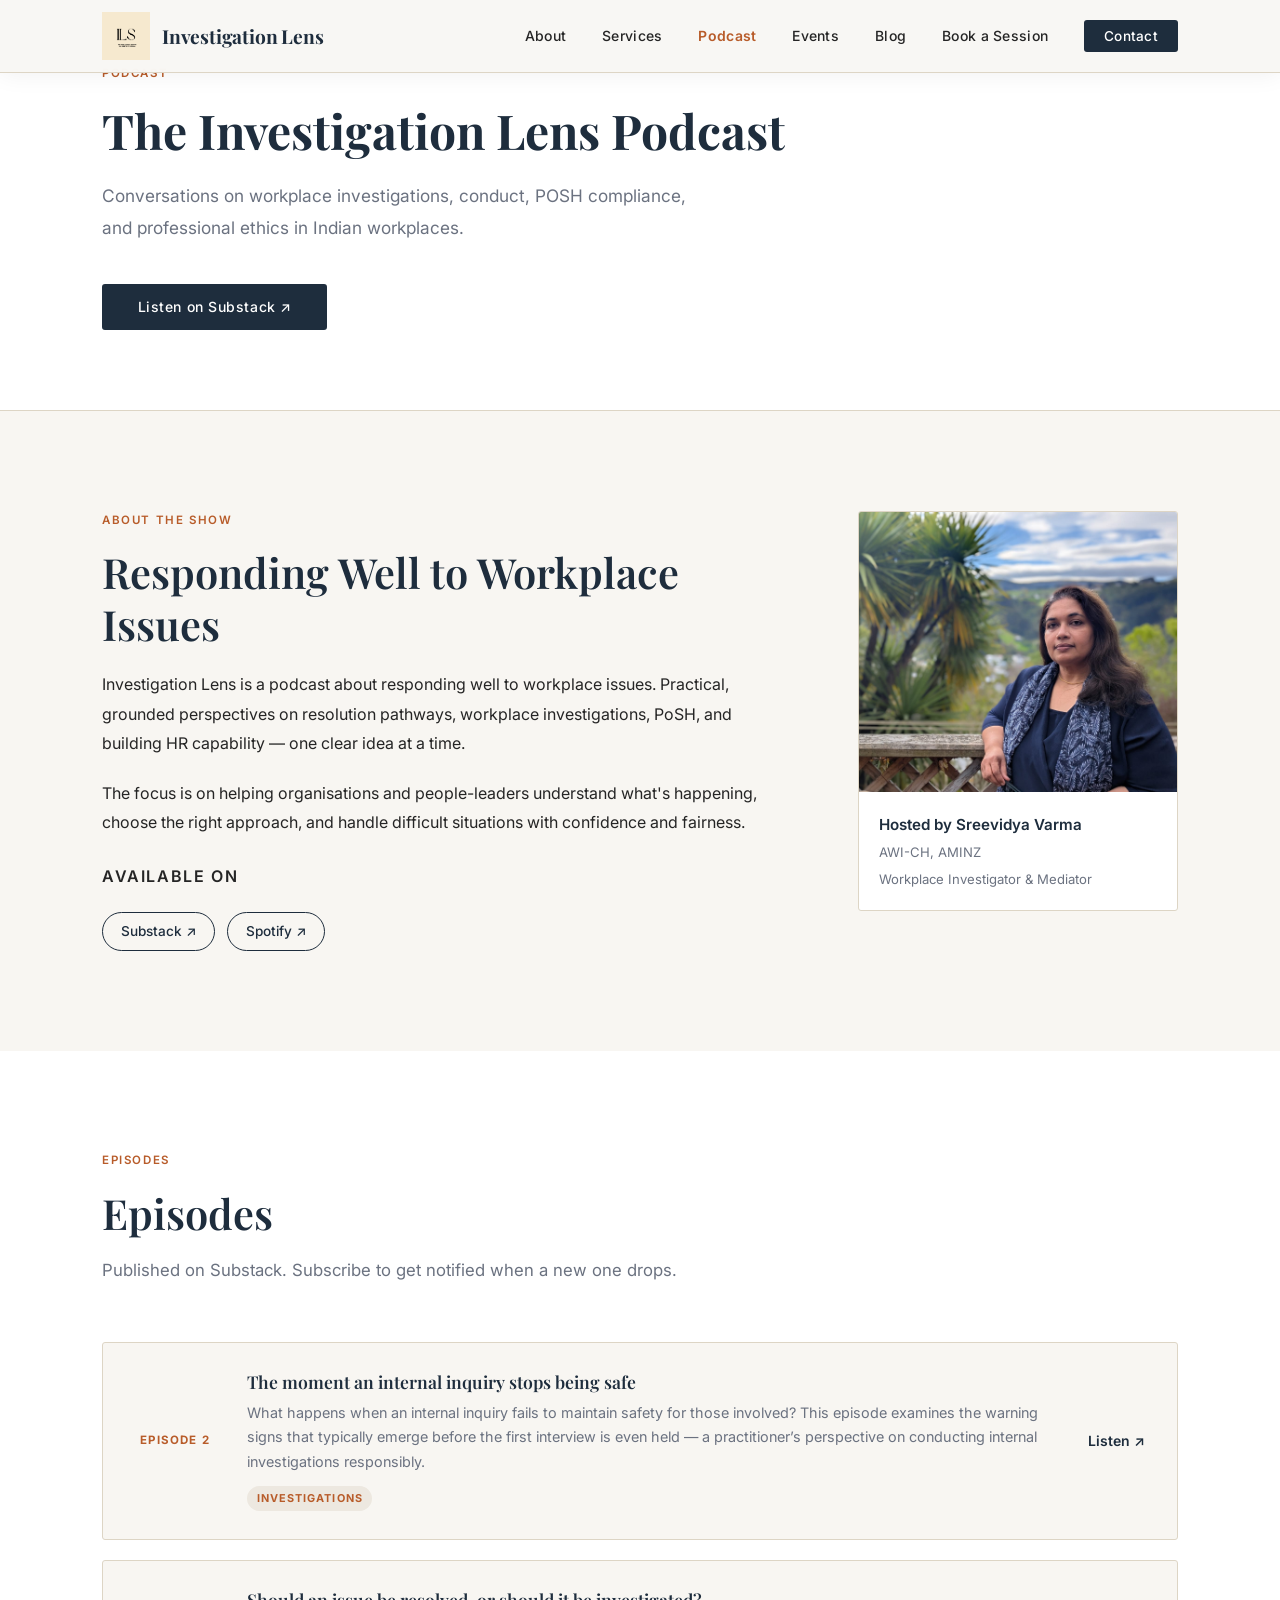
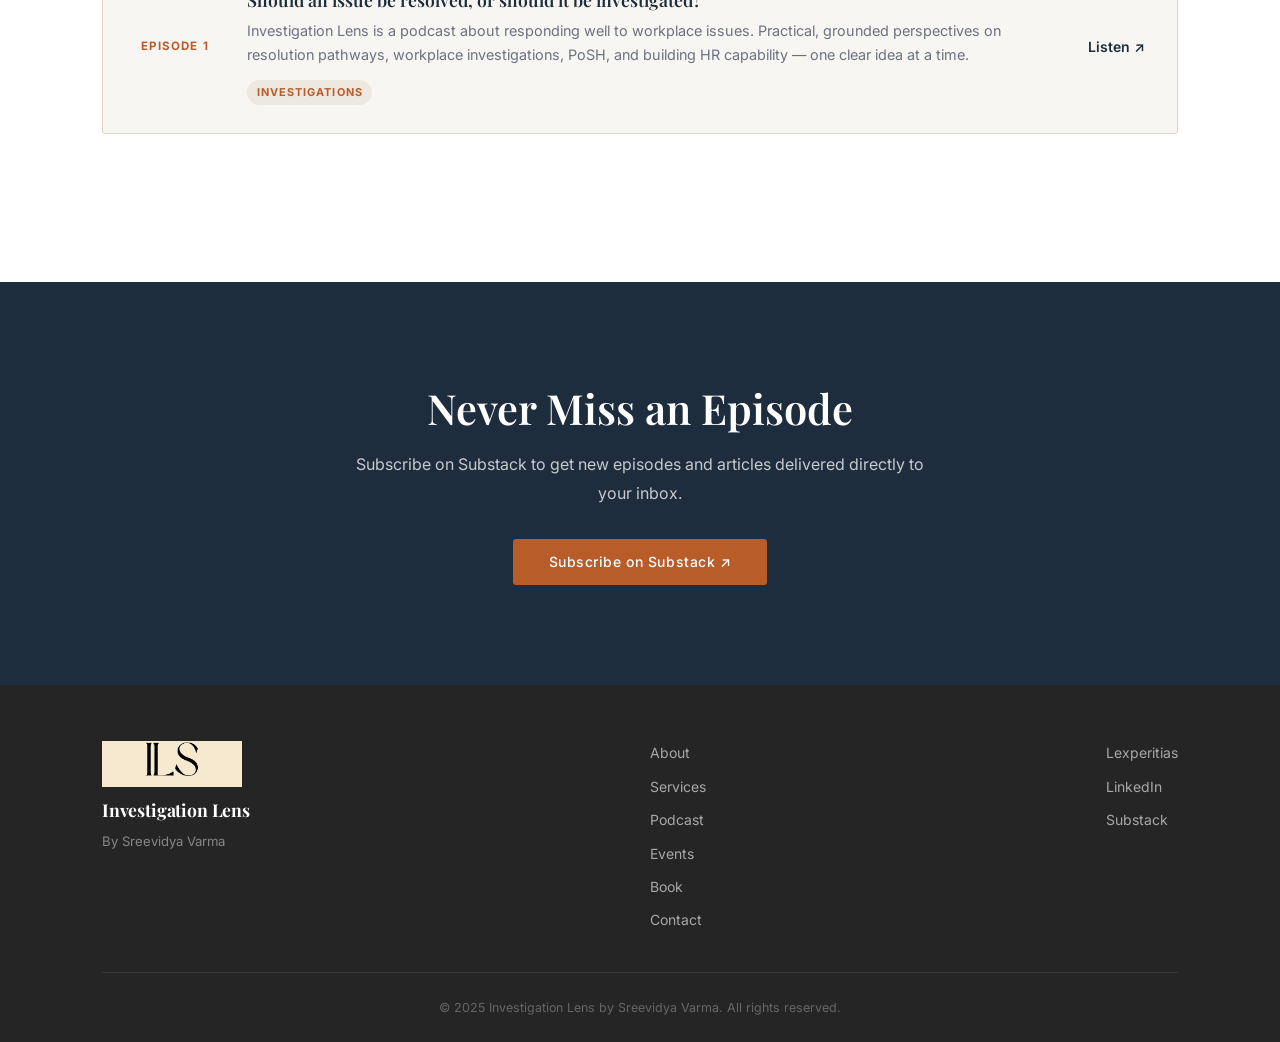
<file: podcast.html>
<!DOCTYPE html>
<html lang="en">
<head>
    <meta charset="UTF-8">
    <meta name="viewport" content="width=device-width, initial-scale=1.0">

    <!-- Primary SEO -->
    <title>Podcast | Investigation Lens by Sreevidya Varma</title>
    <meta name="description" content="The Investigation Lens podcast — conversations on workplace investigations, conduct, POSH compliance, and professional ethics in Indian workplaces.">
    <meta name="keywords" content="workplace investigation podcast India, POSH podcast, HR podcast India, workplace conduct podcast, Investigation Lens podcast, Sreevidya Varma podcast">
    <meta name="author" content="Sreevidya Varma">
    <meta name="robots" content="index, follow">
    <link rel="canonical" href="https://www.investigationlens.com/podcast.html">

    <!-- Open Graph -->
    <meta property="og:type" content="website">
    <meta property="og:site_name" content="Investigation Lens">
    <meta property="og:title" content="Podcast | Investigation Lens by Sreevidya Varma">
    <meta property="og:description" content="Conversations on workplace investigations, conduct, POSH compliance, and professional ethics in Indian workplaces.">
    <meta property="og:url" content="https://www.investigationlens.com/podcast.html">
    <meta property="og:image" content="https://www.investigationlens.com/portrait.jpg">
    <meta property="og:locale" content="en_IN">

    <!-- Twitter / X Card -->
    <meta name="twitter:card" content="summary_large_image">
    <meta name="twitter:title" content="Podcast | Investigation Lens">
    <meta name="twitter:description" content="Conversations on workplace investigations, conduct, and professional ethics in Indian workplaces.">
    <meta name="twitter:image" content="https://www.investigationlens.com/portrait.jpg">

    <link rel="preconnect" href="https://fonts.googleapis.com">
    <link rel="preconnect" href="https://fonts.gstatic.com" crossorigin>
    <link href="https://fonts.googleapis.com/css2?family=Playfair+Display:ital,wght@0,400;0,600;0,700;1,400&family=Inter:wght@300;400;500;600&display=swap" rel="stylesheet">
    <link rel="stylesheet" href="style.css">
</head>
<body>

    <!-- ===== NAVBAR ===== -->
    <nav class="navbar scrolled" id="navbar">
        <div class="nav-inner">
            <a href="index.html" class="nav-logo">
                <img src="logo.png" alt="Investigation Lens Logo">
                <span class="logo-text">Investigation Lens</span>
            </a>
            <button class="nav-toggle" aria-label="Toggle navigation menu">&#9776;</button>
            <ul class="nav-links">
                <li><a href="index.html#about">About</a></li>
                <li><a href="index.html#services">Services</a></li>
                <li><a href="podcast.html" class="nav-active">Podcast</a></li>
                <li><a href="events.html">Events</a></li>
                <li><a href="index.html#blog">Blog</a></li>
                <li><a href="index.html#book">Book a Session</a></li>
                <li><a href="index.html#contact" class="btn-nav">Contact</a></li>
            </ul>
        </div>
    </nav>

    <!-- ===== PAGE HERO ===== -->
    <section class="page-hero">
        <div class="container">
            <div class="section-label">Podcast</div>
            <h1>The Investigation Lens Podcast</h1>
            <p class="page-hero-sub">Conversations on workplace investigations, conduct, POSH compliance, and professional ethics in Indian workplaces.</p>
            <a href="https://investigationlens.substack.com/s/podcast" target="_blank" rel="noopener noreferrer" class="btn btn-primary">Listen on Substack ↗</a>
        </div>
    </section>

    <!-- ===== ABOUT THE PODCAST ===== -->
    <section class="podcast-about">
        <div class="container">
            <div class="podcast-about-inner">
                <div class="podcast-about-text">
                    <div class="section-label">About the Show</div>
                    <h2>Responding Well to Workplace Issues</h2>
                    <p>Investigation Lens is a podcast about responding well to workplace issues. Practical, grounded perspectives on resolution pathways, workplace investigations, PoSH, and building HR capability — one clear idea at a time.</p>
                    <p>The focus is on helping organisations and people-leaders understand what's happening, choose the right approach, and handle difficult situations with confidence and fairness.</p>
                    <div class="podcast-platforms">
                        <p class="platforms-label">Available on</p>
                        <div class="platform-links">
                            <a href="https://investigationlens.substack.com/s/podcast" target="_blank" rel="noopener noreferrer" class="platform-pill">Substack ↗</a>
                            <a href="https://open.spotify.com/show/033As183IaZOpELMPnb2cn" target="_blank" rel="noopener noreferrer" class="platform-pill">Spotify ↗</a>
                        </div>
                    </div>
                </div>
                <div class="podcast-host-card">
                    <img src="portrait.jpg" alt="Sreevidya Varma, host of Investigation Lens Podcast">
                    <div class="host-info">
                        <strong>Hosted by Sreevidya Varma</strong>
                        <span>AWI-CH, AMINZ</span>
                        <span>Workplace Investigator &amp; Mediator</span>
                    </div>
                </div>
            </div>
        </div>
    </section>

    <!-- ===== EPISODES ===== -->
    <section class="episodes">
        <div class="container">
            <div class="section-label">Episodes</div>
            <h2>Episodes</h2>
            <p class="section-intro">Published on Substack. Subscribe to get notified when a new one drops.</p>

            <div class="episodes-list">

                <div class="episode-card">
                    <div class="episode-number">Episode 2</div>
                    <div class="episode-body">
                        <h3>The moment an internal inquiry stops being safe</h3>
                        <p class="episode-desc">What happens when an internal inquiry fails to maintain safety for those involved? This episode examines the warning signs that typically emerge before the first interview is even held &mdash; a practitioner&rsquo;s perspective on conducting internal investigations responsibly.</p>
                        <div class="episode-meta">
                            <span class="episode-tag">Investigations</span>
                        </div>
                    </div>
                    <a href="https://investigationlens.substack.com/p/the-moment-an-internal-inquiry-stops-being-safe" target="_blank" rel="noopener noreferrer" class="episode-listen">Listen ↗</a>
                </div>

                <div class="episode-card">
                    <div class="episode-number">Episode 1</div>
                    <div class="episode-body">
                        <h3>Should an issue be resolved, or should it be investigated?</h3>
                        <p class="episode-desc">Investigation Lens is a podcast about responding well to workplace issues. Practical, grounded perspectives on resolution pathways, workplace investigations, PoSH, and building HR capability — one clear idea at a time.</p>
                        <div class="episode-meta">
                            <span class="episode-tag">Investigations</span>
                        </div>
                    </div>
                    <a href="https://investigationlens.substack.com/p/the-ils-podcast" target="_blank" rel="noopener noreferrer" class="episode-listen">Listen ↗</a>
                </div>

            </div>
        </div>
    </section>

    <!-- ===== SUBSCRIBE CTA ===== -->
    <section class="subscribe-cta">
        <div class="container">
            <div class="subscribe-inner">
                <h2>Never Miss an Episode</h2>
                <p>Subscribe on Substack to get new episodes and articles delivered directly to your inbox.</p>
                <a href="https://investigationlens.substack.com/s/podcast" target="_blank" rel="noopener noreferrer" class="btn btn-primary">Subscribe on Substack ↗</a>
            </div>
        </div>
    </section>

    <!-- ===== FOOTER ===== -->
    <footer class="footer">
        <div class="container">
            <div class="footer-inner">
                <div class="footer-brand">
                    <img src="logo.png" alt="Investigation Lens" class="footer-logo">
                    <span class="logo-text">Investigation Lens</span>
                    <p>By Sreevidya Varma</p>
                </div>
                <nav class="footer-links" aria-label="Footer navigation">
                    <a href="index.html#about">About</a>
                    <a href="index.html#services">Services</a>
                    <a href="podcast.html">Podcast</a>
                    <a href="events.html">Events</a>
                    <a href="index.html#book">Book</a>
                    <a href="index.html#contact">Contact</a>
                </nav>
                <div class="footer-social">
                    <a href="https://www.lexperitias.com" target="_blank" rel="noopener noreferrer">Lexperitias</a>
                    <a href="https://www.linkedin.com/in/sreevidyavarma/" target="_blank" rel="noopener noreferrer">LinkedIn</a>
                    <a href="https://substack.com/@investigationlens" target="_blank" rel="noopener noreferrer">Substack</a>
                </div>
            </div>
            <div class="footer-bottom">
                <p>&copy; 2025 Investigation Lens by Sreevidya Varma. All rights reserved.</p>
            </div>
        </div>
    </footer>

    <script>
        const toggle = document.querySelector('.nav-toggle');
        const navLinks = document.querySelector('.nav-links');
        toggle.addEventListener('click', () => {
            const isOpen = navLinks.classList.toggle('open');
            toggle.setAttribute('aria-expanded', isOpen);
        });
    </script>

</body>
</html>
</file>
<file: style.css>
/* ============================================
   INVESTIGATION LENS — style.css
   ============================================ */

/* ===========================
   RESET & BASE
=========================== */
*, *::before, *::after {
    box-sizing: border-box;
    margin: 0;
    padding: 0;
}

:root {
    --navy:        #1E2D3D;
    --navy-light:  #2C4260;
    --gold:        #B85C2A;
    --gold-light:  #CC7040;
    --charcoal:    #252525;
    --gray:        #6B7280;
    --light-gray:  #EDE8E0;
    --bg:          #F8F6F2;
    --white:       #FFFFFF;
    --border:      #DDD5C5;

    --font-heading: 'Playfair Display', Georgia, serif;
    --font-body:    'Inter', -apple-system, BlinkMacSystemFont, sans-serif;

    --max-width:    1140px;
    --section-pad:  100px;
    --radius:       3px;
    --transition:   0.22s ease;
}

html {
    font-size: 16px;
}

body {
    font-family: var(--font-body);
    background-color: var(--bg);
    color: var(--charcoal);
    line-height: 1.7;
    -webkit-font-smoothing: antialiased;
    -moz-osx-font-smoothing: grayscale;
}

img {
    max-width: 100%;
    display: block;
}

a {
    text-decoration: none;
    color: inherit;
}

ul {
    list-style: none;
}

/* ===========================
   TYPOGRAPHY
=========================== */
h1, h2, h3, h4 {
    font-family: var(--font-heading);
    line-height: 1.25;
    color: var(--navy);
}

h1 { font-size: clamp(2.2rem, 5vw, 3.5rem); font-weight: 700; }
h2 { font-size: clamp(1.8rem, 3.5vw, 2.6rem); font-weight: 600; }
h3 { font-size: clamp(1.25rem, 2.5vw, 1.55rem); font-weight: 600; }
h4 { font-size: 0.95rem; font-weight: 600; }

.lead {
    font-size: 1.15rem;
    line-height: 1.85;
    color: var(--charcoal);
}

/* ===========================
   ANNOUNCEMENT BAR
=========================== */
.announcement-bar {
    margin-top: 72px;
    background-color: #FDECD8;
    padding: 0.65rem 0;
}

.announcement-inner {
    display: flex;
    align-items: center;
    justify-content: center;
    gap: 1.5rem;
    flex-wrap: wrap;
    text-align: center;
}

.announcement-text {
    font-size: 0.875rem;
    color: #6B3518;
}

.announcement-text strong {
    color: #8C3A10;
}

@keyframes flash-cta {
    0%, 100% { opacity: 1; }
    50% { opacity: 0.45; }
}

.announcement-cta {
    font-size: 0.78rem;
    font-weight: 700;
    letter-spacing: 0.06em;
    color: var(--navy);
    background-color: var(--gold);
    padding: 0.3rem 1rem;
    border-radius: 100px;
    text-decoration: none;
    white-space: nowrap;
    animation: flash-cta 1.2s ease-in-out infinite;
}

.announcement-cta:hover {
    animation: none;
    opacity: 0.82;
}

/* ===========================
   LAYOUT
=========================== */
.container {
    max-width: var(--max-width);
    margin: 0 auto;
    padding: 0 2rem;
}

/* ===========================
   SHARED COMPONENTS
=========================== */
.section-label {
    font-family: var(--font-body);
    font-size: 0.72rem;
    font-weight: 600;
    letter-spacing: 0.14em;
    text-transform: uppercase;
    color: var(--gold);
    margin-bottom: 1rem;
}

.section-intro {
    font-size: 1.05rem;
    color: var(--gray);
    max-width: 640px;
    margin-top: 1rem;
    margin-bottom: 3.5rem;
    line-height: 1.85;
}

/* Buttons */
.btn {
    display: inline-block;
    padding: 0.875rem 2.1rem;
    font-family: var(--font-body);
    font-size: 0.875rem;
    font-weight: 500;
    letter-spacing: 0.04em;
    border-radius: var(--radius);
    border: 2px solid transparent;
    transition: all var(--transition);
    cursor: pointer;
    line-height: 1;
}

.btn-primary {
    background-color: var(--navy);
    color: var(--white);
    border-color: var(--navy);
}

.btn-primary:hover {
    background-color: var(--navy-light);
    border-color: var(--navy-light);
}

.btn-outline {
    background-color: transparent;
    color: var(--navy);
    border-color: var(--navy);
}

.btn-outline:hover {
    background-color: var(--navy);
    color: var(--white);
}

/* ===========================
   NAVBAR
=========================== */
.navbar {
    position: fixed;
    top: 0;
    left: 0;
    right: 0;
    z-index: 1000;
    background-color: rgba(248, 247, 244, 0.96);
    backdrop-filter: blur(10px);
    -webkit-backdrop-filter: blur(10px);
    border-bottom: 1px solid transparent;
    transition: border-color var(--transition), box-shadow var(--transition);
}

.navbar.scrolled {
    border-color: var(--border);
    box-shadow: 0 2px 24px rgba(0, 0, 0, 0.06);
}

.nav-inner {
    max-width: var(--max-width);
    margin: 0 auto;
    padding: 0 2rem;
    height: 72px;
    display: flex;
    align-items: center;
    gap: 0;
}

.nav-logo {
    display: flex;
    align-items: center;
    gap: 0.75rem;
    flex-shrink: 0;
}

.nav-logo img {
    width: 48px;
    height: 48px;
    object-fit: contain;
}

.logo-text {
    font-family: var(--font-heading);
    font-size: 1.2rem;
    font-weight: 700;
    color: var(--navy);
    letter-spacing: -0.01em;
}

.nav-links {
    display: flex;
    align-items: center;
    gap: 2.25rem;
    margin-left: auto;
}

.nav-links a {
    font-size: 0.875rem;
    font-weight: 500;
    color: var(--charcoal);
    letter-spacing: 0.02em;
    transition: color var(--transition);
}

.nav-links a:hover {
    color: var(--navy);
}

.btn-nav {
    background-color: var(--navy) !important;
    color: var(--white) !important;
    padding: 0.5rem 1.25rem !important;
    border-radius: var(--radius) !important;
    font-size: 0.85rem !important;
    transition: background-color var(--transition) !important;
}

.btn-nav:hover {
    background-color: var(--navy-light) !important;
    color: var(--white) !important;
}

.nav-toggle {
    display: none;
    background: none;
    border: none;
    font-size: 1.5rem;
    cursor: pointer;
    color: var(--navy);
    padding: 0.25rem;
    line-height: 1;
}

.nav-social {
    display: flex;
    align-items: center;
    gap: 0.6rem;
    margin-left: 1.25rem;
    flex-shrink: 0;
}

.nav-social a {
    display: flex;
    align-items: center;
    justify-content: center;
    transition: opacity var(--transition), transform var(--transition);
}

.nav-social a:hover {
    opacity: 0.75;
    transform: translateY(-1px);
}

.nav-social img {
    width: 28px;
    height: 28px;
    object-fit: cover;
    border-radius: 6px;
}

/* ===========================
   HERO
=========================== */
.hero {
    display: flex;
    align-items: center;
    background-color: var(--white);
    padding: 80px 2rem;
}

.hero-inner {
    max-width: 760px;
    margin: 0 auto;
    width: 100%;
}

.hero-eyebrow {
    font-size: 0.72rem;
    font-weight: 600;
    letter-spacing: 0.14em;
    text-transform: uppercase;
    color: var(--gold);
    margin-bottom: 1.5rem;
}

.hero-text h1 {
    margin-bottom: 1.5rem;
}

.hero-text h1 em {
    color: var(--gold);
    font-style: italic;
}

.hero-sub {
    font-size: 1.08rem;
    color: var(--gray);
    max-width: 520px;
    margin-bottom: 2.5rem;
    line-height: 1.85;
}

.hero-ctas {
    display: flex;
    gap: 1rem;
    flex-wrap: wrap;
}

.hero-image {
    position: relative;
}

.hero-image img {
    width: 100%;
    height: 400px;
    object-fit: cover;
    object-position: center top;
    border-radius: var(--radius);
}

.photo-placeholder {
    width: 100%;
    height: 520px;
    background-color: var(--light-gray);
    border: 2px dashed var(--border);
    border-radius: var(--radius);
    display: flex;
    align-items: center;
    justify-content: center;
    color: var(--gray);
    font-size: 0.9rem;
}

/* ===========================
   WORKPLACE BANNER
=========================== */
.workplace-banner {
    position: relative;
    height: 420px;
    overflow: hidden;
}

.workplace-banner img {
    width: 100%;
    height: 100%;
    object-fit: cover;
    object-position: center 40%;
    display: block;
}

.workplace-banner-overlay {
    position: absolute;
    inset: 0;
    background: linear-gradient(to right, rgba(30, 45, 61, 0.82) 0%, rgba(30, 45, 61, 0.45) 60%, rgba(30, 45, 61, 0.15) 100%);
    display: flex;
    align-items: center;
}

.workplace-banner-text {
    max-width: var(--max-width);
    margin: 0 auto;
    padding: 0 2rem;
    width: 100%;
}

.workplace-banner-text h2 {
    font-family: var(--font-heading);
    font-size: clamp(1.6rem, 3.5vw, 2.6rem);
    font-weight: 600;
    color: var(--white);
    max-width: 520px;
    line-height: 1.3;
    margin-bottom: 1.25rem;
}

.workplace-banner-text h2 em {
    color: var(--gold-light);
    font-style: italic;
}

.workplace-banner-text p {
    color: rgba(255, 255, 255, 0.82);
    font-size: 1.05rem;
    max-width: 420px;
    line-height: 1.75;
}

/* ===========================
   ABOUT
=========================== */
.about {
    padding: var(--section-pad) 0;
    background-color: var(--bg);
}

.about-inner {
    display: grid;
    grid-template-columns: 1fr 240px;
    gap: 4rem;
    align-items: center;
}

.about-image {
    position: relative;
}

.about-image img {
    width: 100%;
    height: 320px;
    object-fit: cover;
    object-position: center center;
    border-radius: var(--radius);
    filter: grayscale(1) contrast(1.05);
}

.about-image::after {
    content: "";
    position: absolute;
    inset: 0;
    border-radius: var(--radius);
    background-color: var(--navy);
    mix-blend-mode: color;
    pointer-events: none;
}

.about-body {
    margin-top: 2rem;
    display: flex;
    flex-direction: column;
    gap: 1.25rem;
}

.about-body p {
    font-size: 1.02rem;
    color: var(--charcoal);
    line-height: 1.85;
}

.about-body strong {
    color: var(--navy);
    font-weight: 600;
}

.about-links {
    display: flex;
    gap: 0.875rem;
    margin-top: 0.75rem;
    flex-wrap: wrap;
}

.link-pill {
    display: inline-block;
    padding: 0.45rem 1.1rem;
    border: 1.5px solid var(--navy);
    border-radius: 100px;
    font-size: 0.85rem;
    font-weight: 500;
    color: var(--navy);
    transition: all var(--transition);
}

.link-pill:hover {
    background-color: var(--navy);
    color: var(--white);
}

/* ===========================
   SERVICES
=========================== */
.services {
    padding: var(--section-pad) 0;
    background-color: var(--white);
}

.services-grid {
    display: grid;
    grid-template-columns: 1fr 1fr;
    gap: 1.75rem;
}

.service-card {
    background-color: var(--bg);
    border: 1px solid var(--border);
    border-radius: var(--radius);
    padding: 2.5rem;
    transition: box-shadow var(--transition), border-color var(--transition);
}

.service-card:hover {
    box-shadow: 0 8px 40px rgba(27, 58, 75, 0.08);
    border-color: #D0CAC2;
}

.service-card--full {
    grid-column: 1 / -1;
}

.card-tier {
    font-size: 0.68rem;
    font-weight: 700;
    letter-spacing: 0.16em;
    text-transform: uppercase;
    color: var(--gold);
    margin-bottom: 0.75rem;
}

.service-card h3 {
    margin-bottom: 0.75rem;
}

.card-desc {
    font-size: 0.97rem;
    color: var(--gray);
    line-height: 1.75;
    margin-bottom: 1.75rem;
    padding-bottom: 1.75rem;
    border-bottom: 1px solid var(--border);
}

.card-section {
    margin-bottom: 1.5rem;
}

.card-section:last-child {
    margin-bottom: 0;
}

.card-section h4 {
    font-family: var(--font-body);
    font-size: 0.72rem;
    font-weight: 700;
    letter-spacing: 0.1em;
    text-transform: uppercase;
    color: var(--navy);
    margin-bottom: 0.65rem;
}

.card-section ul {
    display: flex;
    flex-direction: column;
    gap: 0.55rem;
}

.card-section ul li {
    font-size: 0.93rem;
    color: var(--charcoal);
    padding-left: 1.25rem;
    position: relative;
    line-height: 1.65;
}

.card-section ul li::before {
    content: '-';
    position: absolute;
    left: 0;
    color: var(--gold);
    font-weight: 700;
}

.card-section p {
    font-size: 0.93rem;
    color: var(--charcoal);
    line-height: 1.7;
}

.card-columns {
    display: grid;
    grid-template-columns: repeat(3, 1fr);
    gap: 2rem;
    margin-top: 1.75rem;
}

.card-col h4 {
    font-family: var(--font-body);
    font-size: 0.9rem;
    font-weight: 600;
    color: var(--navy);
    margin-bottom: 0.5rem;
    letter-spacing: 0;
    text-transform: none;
}

.card-col p {
    font-size: 0.9rem;
    color: var(--gray);
    line-height: 1.75;
}

/* ===========================
   TESTIMONIAL
=========================== */
.testimonial-section {
    padding: var(--section-pad) 0;
    background-color: var(--navy);
}

.testimonial-section .section-label {
    color: var(--gold-light);
    text-align: center;
}

.testimonial-card {
    max-width: 760px;
    margin: 0 auto;
    text-align: center;
}

.quote-mark {
    display: block;
    font-family: var(--font-heading);
    font-size: 7rem;
    color: var(--gold);
    line-height: 0.5;
    margin-bottom: 2rem;
    opacity: 0.5;
}

blockquote {
    font-family: var(--font-heading);
    font-size: clamp(1.1rem, 2vw, 1.3rem);
    font-style: italic;
    color: var(--white);
    line-height: 1.85;
    margin-bottom: 2.5rem;
}

.testimonial-author {
    display: flex;
    justify-content: center;
}

.author-info {
    display: flex;
    flex-direction: column;
    align-items: center;
    gap: 0.3rem;
}

.author-info strong {
    font-family: var(--font-body);
    font-weight: 600;
    font-size: 1rem;
    color: var(--white);
}

.author-info span {
    font-size: 0.875rem;
    color: var(--gold-light);
    letter-spacing: 0.02em;
}

/* ===========================
   BLOG
=========================== */
.blog {
    padding: var(--section-pad) 0;
    background-color: var(--bg);
}

.blog-grid {
    display: grid;
    grid-template-columns: repeat(3, 1fr);
    gap: 1.75rem;
    margin-bottom: 3rem;
}

.blog-card {
    display: block;
    background-color: var(--white);
    border: 1px solid var(--border);
    border-radius: var(--radius);
    padding: 2rem;
    transition: all var(--transition);
}

.blog-card:hover {
    border-color: var(--navy);
    box-shadow: 0 8px 32px rgba(27, 58, 75, 0.1);
    transform: translateY(-3px);
}

.blog-tag {
    font-size: 0.68rem;
    font-weight: 700;
    letter-spacing: 0.12em;
    text-transform: uppercase;
    color: var(--gold);
    margin-bottom: 0.75rem;
}

.blog-card h4 {
    font-family: var(--font-heading);
    font-size: 1.1rem;
    color: var(--navy);
    line-height: 1.4;
    margin-bottom: 0.75rem;
}

.blog-card p {
    font-size: 0.9rem;
    color: var(--gray);
    line-height: 1.75;
    margin-bottom: 1.5rem;
}

.read-more {
    font-size: 0.85rem;
    font-weight: 600;
    color: var(--navy);
    letter-spacing: 0.02em;
    transition: color var(--transition);
}

.blog-card:hover .read-more {
    color: var(--gold);
}

.blog-cta {
    text-align: center;
}

/* ===========================
   BOOK A SESSION
=========================== */
.book {
    padding: var(--section-pad) 0;
    background-color: var(--white);
}

.calendar-embed {
    border-radius: var(--radius);
    overflow: hidden;
    border: 1px solid var(--border);
}

.calendar-embed iframe {
    width: 100%;
    border: 0;
    display: block;
}

.calendar-placeholder {
    color: var(--gray);
    line-height: 2;
}

.calendar-placeholder p {
    font-size: 1rem;
    margin-bottom: 0.5rem;
}

.calendar-placeholder small {
    font-size: 0.82rem;
    color: var(--border);
}

/* ===========================
   CONTACT
=========================== */
.contact {
    padding: var(--section-pad) 0;
    background-color: var(--bg);
}

.contact-inner {
    display: grid;
    grid-template-columns: 1fr 1.7fr;
    gap: 5rem;
    align-items: start;
}

.contact-text h2 {
    margin-bottom: 1rem;
}

.contact-text p {
    font-size: 1rem;
    color: var(--gray);
    line-height: 1.85;
    margin-bottom: 2rem;
}

.contact-links {
    display: flex;
    flex-direction: column;
    gap: 0.75rem;
}

.contact-links a {
    font-size: 0.9rem;
    font-weight: 500;
    color: var(--navy);
    transition: color var(--transition);
}

.contact-links a:hover {
    color: var(--gold);
}

/* Form */
.contact-form {
    display: flex;
    flex-direction: column;
    gap: 1.25rem;
}

.form-group {
    display: flex;
    flex-direction: column;
    gap: 0.4rem;
}

.form-group label {
    font-size: 0.72rem;
    font-weight: 600;
    letter-spacing: 0.08em;
    text-transform: uppercase;
    color: var(--charcoal);
}

.form-group input,
.form-group select,
.form-group textarea {
    width: 100%;
    padding: 0.85rem 1rem;
    border: 1.5px solid var(--border);
    border-radius: var(--radius);
    font-family: var(--font-body);
    font-size: 0.95rem;
    color: var(--charcoal);
    background-color: var(--white);
    outline: none;
    appearance: none;
    -webkit-appearance: none;
    transition: border-color var(--transition);
}

.form-group input:focus,
.form-group select:focus,
.form-group textarea:focus {
    border-color: var(--navy);
}

.form-group input::placeholder,
.form-group textarea::placeholder {
    color: #C0BAB3;
}

.form-group select {
    background-image: url("data:image/svg+xml,%3Csvg xmlns='http://www.w3.org/2000/svg' width='12' height='8' viewBox='0 0 12 8'%3E%3Cpath d='M1 1l5 5 5-5' stroke='%236B7280' stroke-width='1.5' fill='none' stroke-linecap='round'/%3E%3C/svg%3E");
    background-repeat: no-repeat;
    background-position: right 1rem center;
    padding-right: 2.5rem;
    cursor: pointer;
}

.form-group textarea {
    resize: vertical;
    min-height: 140px;
    line-height: 1.7;
}

.form-note {
    font-size: 0.82rem;
    color: var(--gray);
    margin-top: -0.25rem;
}

/* ===========================
   FOOTER
=========================== */
.footer {
    background-color: var(--charcoal);
    padding: 3.5rem 0 1.5rem;
}

.footer-inner {
    display: flex;
    justify-content: space-between;
    align-items: flex-start;
    gap: 2rem;
    padding-bottom: 2.5rem;
    border-bottom: 1px solid rgba(255, 255, 255, 0.08);
    flex-wrap: wrap;
}

.footer-logo {
    width: 140px;
    height: 46px;
    object-fit: cover;
    object-position: center center;
    margin-bottom: 0.5rem;
}

.footer-brand .logo-text {
    color: var(--white);
    font-size: 1.1rem;
}

.footer-brand p {
    font-size: 0.82rem;
    color: rgba(255, 255, 255, 0.45);
    margin-top: 0.3rem;
}

.footer-links,
.footer-social {
    display: flex;
    flex-direction: column;
    gap: 0.6rem;
}

.footer-links a,
.footer-social a {
    font-size: 0.875rem;
    color: rgba(255, 255, 255, 0.6);
    transition: color var(--transition);
}

.footer-links a:hover,
.footer-social a:hover {
    color: var(--white);
}

.footer-bottom {
    text-align: center;
    padding-top: 1.5rem;
}

.footer-bottom p {
    font-size: 0.78rem;
    color: rgba(255, 255, 255, 0.3);
}

/* ===========================
   NAV ACTIVE STATE
=========================== */
.nav-active {
    color: var(--gold) !important;
    font-weight: 600 !important;
}

/* ===========================
   PAGE HERO (inner pages)
=========================== */
.page-hero {
    padding: 64px 2rem 80px;
    background-color: var(--white);
    border-bottom: 1px solid var(--border);
}

.page-hero h1 {
    font-size: clamp(2rem, 4.5vw, 3rem);
    margin-bottom: 1.25rem;
    max-width: 700px;
}

.page-hero-sub {
    font-size: 1.08rem;
    color: var(--gray);
    max-width: 600px;
    line-height: 1.85;
    margin-bottom: 2.5rem;
}

/* ===========================
   PODCAST PAGE
=========================== */
.podcast-about {
    padding: var(--section-pad) 0;
    background-color: var(--bg);
}

.podcast-about-inner {
    display: grid;
    grid-template-columns: 1fr 320px;
    gap: 5rem;
    align-items: start;
}

.podcast-about-text h2 {
    margin-bottom: 1.25rem;
}

.podcast-about-text p {
    font-size: 1rem;
    color: var(--charcoal);
    line-height: 1.85;
    margin-bottom: 1.25rem;
}

.platforms-label {
    font-size: 0.72rem;
    font-weight: 600;
    letter-spacing: 0.1em;
    text-transform: uppercase;
    color: var(--gray);
    margin-bottom: 0.75rem;
    margin-top: 1.5rem;
}

.platform-links {
    display: flex;
    gap: 0.75rem;
    flex-wrap: wrap;
}

.platform-pill {
    display: inline-block;
    padding: 0.45rem 1.1rem;
    border: 1.5px solid var(--navy);
    border-radius: 100px;
    font-size: 0.85rem;
    font-weight: 500;
    color: var(--navy);
    transition: all var(--transition);
}

.platform-pill:hover {
    background-color: var(--navy);
    color: var(--white);
}

.podcast-host-card {
    background-color: var(--white);
    border: 1px solid var(--border);
    border-radius: var(--radius);
    overflow: hidden;
}

.podcast-host-card img {
    width: 100%;
    height: 280px;
    object-fit: cover;
    object-position: right center;
}

.host-info {
    padding: 1.25rem;
    display: flex;
    flex-direction: column;
    gap: 0.25rem;
}

.host-info strong {
    font-family: var(--font-body);
    font-size: 0.95rem;
    font-weight: 600;
    color: var(--navy);
}

.host-info span {
    font-size: 0.82rem;
    color: var(--gray);
}

/* Episodes */
.episodes {
    padding: var(--section-pad) 0;
    background-color: var(--white);
}

.episodes-list {
    display: flex;
    flex-direction: column;
    gap: 1.25rem;
    margin-bottom: 3rem;
}

.episode-card {
    display: grid;
    grid-template-columns: 80px 1fr auto;
    gap: 2rem;
    align-items: center;
    background-color: var(--bg);
    border: 1px solid var(--border);
    border-radius: var(--radius);
    padding: 1.75rem 2rem;
    transition: box-shadow var(--transition), border-color var(--transition);
}

.episode-card:hover {
    box-shadow: 0 4px 24px rgba(27, 58, 75, 0.08);
    border-color: #D0CAC2;
}

.episode-number {
    font-size: 0.72rem;
    font-weight: 700;
    letter-spacing: 0.1em;
    text-transform: uppercase;
    color: var(--gold);
    text-align: center;
}

.episode-body h3 {
    font-size: 1.1rem;
    margin-bottom: 0.5rem;
}

.episode-desc {
    font-size: 0.9rem;
    color: var(--gray);
    line-height: 1.7;
    margin-bottom: 0.75rem;
}

.episode-meta {
    display: flex;
    gap: 0.5rem;
    flex-wrap: wrap;
}

.episode-tag {
    font-size: 0.68rem;
    font-weight: 700;
    letter-spacing: 0.1em;
    text-transform: uppercase;
    color: var(--gold);
    background-color: var(--light-gray);
    padding: 0.2rem 0.6rem;
    border-radius: 100px;
}

.episode-listen {
    font-size: 0.875rem;
    font-weight: 600;
    color: var(--navy);
    white-space: nowrap;
    transition: color var(--transition);
    flex-shrink: 0;
}

.episode-listen:hover {
    color: var(--gold);
}

.episodes-cta {
    text-align: center;
}

/* Subscribe CTA */
.subscribe-cta {
    padding: var(--section-pad) 0;
    background-color: var(--navy);
}

.subscribe-inner {
    max-width: 580px;
    margin: 0 auto;
    text-align: center;
}

.subscribe-inner h2 {
    color: var(--white);
    margin-bottom: 1rem;
}

.subscribe-inner p {
    color: rgba(255, 255, 255, 0.75);
    line-height: 1.8;
    margin-bottom: 2rem;
    font-size: 1rem;
}

.cta-buttons {
    display: flex;
    gap: 1rem;
    justify-content: center;
    flex-wrap: wrap;
}

.subscribe-cta .btn-primary {
    background-color: var(--gold);
    border-color: var(--gold);
    color: var(--white);
}

.subscribe-cta .btn-primary:hover {
    background-color: var(--gold-light);
    border-color: var(--gold-light);
}

.subscribe-cta .btn-outline {
    border-color: rgba(255, 255, 255, 0.5);
    color: var(--white);
}

.subscribe-cta .btn-outline:hover {
    background-color: rgba(255, 255, 255, 0.1);
    border-color: var(--white);
}

/* ===========================
   EVENTS PAGE
=========================== */
.events-section {
    padding: var(--section-pad) 0;
    background-color: var(--bg);
}

/* Featured event section (first on events page) */
.featured-event-section {
    padding: 64px 0 72px;
    background-color: var(--white);
    border-bottom: 1px solid var(--border);
}

.featured-event-section .section-label {
    margin-bottom: 1.5rem;
}

/* Featured event card (with poster) */
.event-card-featured {
    display: grid;
    grid-template-columns: 320px 1fr;
    align-items: start;
    background-color: var(--white);
    border: 1px solid var(--border);
    border-radius: var(--radius);
    overflow: hidden;
    transition: box-shadow var(--transition);
}

.event-card-featured:hover {
    box-shadow: 0 6px 32px rgba(27, 58, 75, 0.1);
}

.event-featured-poster img {
    width: 100%;
    height: 100%;
    object-fit: cover;
    display: block;
    min-height: 320px;
}

.event-featured-body {
    padding: 2.5rem;
}

.event-featured-body h3 {
    font-size: 1.4rem;
    line-height: 1.3;
    margin-bottom: 0.75rem;
    color: var(--navy);
}

.event-featured-datetime {
    display: flex;
    gap: 0.6rem;
    flex-wrap: wrap;
    margin-bottom: 1.25rem;
}

.event-date-badge {
    font-size: 0.8rem;
    font-weight: 700;
    color: var(--white);
    background-color: var(--navy);
    padding: 0.28rem 0.75rem;
    border-radius: 100px;
}

.event-time-badge {
    font-size: 0.8rem;
    font-weight: 500;
    color: var(--charcoal);
    background-color: var(--light-gray);
    padding: 0.28rem 0.75rem;
    border-radius: 100px;
}

.event-featured-body p {
    font-size: 0.95rem;
    color: var(--charcoal);
    line-height: 1.85;
    margin-bottom: 0;
}

.event-featured-actions {
    margin-top: 1.75rem;
}

.events-list {
    display: flex;
    flex-direction: column;
    gap: 1.5rem;
    margin-bottom: 3rem;
}

.event-card {
    display: grid;
    grid-template-columns: 80px 1fr auto;
    gap: 2rem;
    align-items: center;
    background-color: var(--white);
    border: 1px solid var(--border);
    border-radius: var(--radius);
    padding: 2rem 2.5rem;
    transition: box-shadow var(--transition), border-color var(--transition);
}

.event-card:hover {
    box-shadow: 0 4px 24px rgba(27, 58, 75, 0.08);
    border-color: #D0CAC2;
}

.event-date-block {
    display: flex;
    flex-direction: column;
    align-items: center;
    text-align: center;
    flex-shrink: 0;
}

.event-month {
    font-size: 0.72rem;
    font-weight: 700;
    letter-spacing: 0.1em;
    text-transform: uppercase;
    color: var(--gold);
}

.event-day {
    font-family: var(--font-heading);
    font-size: 1rem;
    font-weight: 700;
    color: var(--navy);
    line-height: 1.2;
}

.event-tag {
    font-size: 0.68rem;
    font-weight: 700;
    letter-spacing: 0.1em;
    text-transform: uppercase;
    color: var(--gold);
    margin-bottom: 0.5rem;
}

.event-body h3 {
    font-size: 1.1rem;
    margin-bottom: 0.6rem;
    line-height: 1.35;
}

.event-body p {
    font-size: 0.9rem;
    color: var(--gray);
    line-height: 1.7;
    margin-bottom: 0.85rem;
}

.event-details {
    display: flex;
    gap: 1rem;
    flex-wrap: wrap;
}

.event-details span {
    font-size: 0.78rem;
    font-weight: 500;
    color: var(--charcoal);
    background-color: var(--light-gray);
    padding: 0.2rem 0.65rem;
    border-radius: 100px;
}

.event-actions {
    flex-shrink: 0;
}

/* In-house section */
.inhouse-section {
    padding: var(--section-pad) 0;
    background-color: var(--white);
}

.inhouse-inner {
    max-width: 680px;
}

.inhouse-text h2 {
    margin-bottom: 1.25rem;
}

.inhouse-text p {
    font-size: 1rem;
    color: var(--charcoal);
    line-height: 1.85;
    margin-bottom: 1.5rem;
}

.inhouse-list {
    display: flex;
    flex-direction: column;
    gap: 0.6rem;
    margin-bottom: 2rem;
}

.inhouse-list li {
    font-size: 0.95rem;
    color: var(--charcoal);
    padding-left: 1.25rem;
    position: relative;
    line-height: 1.65;
}

.inhouse-list li::before {
    content: '-';
    position: absolute;
    left: 0;
    color: var(--gold);
    font-weight: 700;
}

/* Past events */
.past-events {
    padding: var(--section-pad) 0;
    background-color: var(--bg);
}

.past-events-grid {
    display: grid;
    grid-template-columns: repeat(3, 1fr);
    gap: 1.75rem;
}

.past-event-card {
    background-color: var(--white);
    border: 1px solid var(--border);
    border-radius: var(--radius);
    padding: 1.75rem;
}

.past-event-card h4 {
    font-family: var(--font-heading);
    font-size: 1rem;
    color: var(--navy);
    margin-bottom: 0.6rem;
    line-height: 1.4;
}

.past-event-card p {
    font-size: 0.88rem;
    color: var(--gray);
    line-height: 1.7;
}

.past-event-card .event-meta-small {
    font-size: 0.8rem;
    color: var(--navy);
    opacity: 0.6;
    margin-bottom: 0.5rem;
}

/* ===========================
   RESPONSIVE — TABLET
=========================== */
@media (max-width: 1024px) {
    :root {
        --section-pad: 80px;
    }

    .hero-inner {
        grid-template-columns: 1fr 320px;
        gap: 3rem;
    }

    .hero-image img,
    .photo-placeholder {
        height: 440px;
    }

    .services-grid {
        grid-template-columns: 1fr;
    }

    .service-card--full {
        grid-column: 1;
    }

    .card-columns {
        grid-template-columns: 1fr 1fr;
        gap: 1.5rem;
    }

    .blog-grid {
        grid-template-columns: 1fr 1fr;
    }

    .podcast-about-inner {
        grid-template-columns: 1fr 260px;
        gap: 3rem;
    }

    .past-events-grid {
        grid-template-columns: 1fr 1fr;
    }

    .episode-card,
    .event-card {
        grid-template-columns: 60px 1fr auto;
        gap: 1.5rem;
    }

    .event-card-featured {
        grid-template-columns: 260px 1fr;
    }
}

/* ===========================
   RESPONSIVE — MOBILE
=========================== */
@media (max-width: 768px) {
    :root {
        --section-pad: 64px;
    }

    /* Mobile nav */
    .nav-links {
        display: none;
        flex-direction: column;
        align-items: flex-start;
        position: absolute;
        top: 72px;
        left: 0;
        right: 0;
        background-color: var(--white);
        border-bottom: 1px solid var(--border);
        padding: 1.5rem 2rem 2rem;
        gap: 1.25rem;
        box-shadow: 0 8px 24px rgba(0, 0, 0, 0.08);
        z-index: 999;
    }

    .nav-links.open {
        display: flex;
    }

    .nav-toggle {
        display: block;
    }

    .nav-social {
        margin-left: 0.5rem;
    }

    .nav-social img {
        width: 24px;
        height: 24px;
    }

    /* Workplace banner */
    .workplace-banner {
        height: 280px;
    }

    .workplace-banner-overlay {
        background: linear-gradient(to bottom, rgba(30, 45, 61, 0.7) 0%, rgba(30, 45, 61, 0.6) 100%);
    }

    /* Hero */
    .hero {
        padding: 100px 2rem 60px;
        min-height: auto;
    }

    .hero-inner {
        grid-template-columns: 1fr;
        gap: 2.5rem;
    }

    .hero-image {
        order: -1;
    }

    .hero-image img,
    .photo-placeholder {
        height: 320px;
    }

    /* About */
    .about-inner {
        grid-template-columns: 1fr;
        gap: 2.5rem;
    }

    .about-image {
        order: -1;
    }

    .about-image img {
        height: 240px;
    }

    /* Services */
    .card-columns {
        grid-template-columns: 1fr;
    }

    /* Blog */
    .blog-grid {
        grid-template-columns: 1fr;
    }

    /* Contact */
    .contact-inner {
        grid-template-columns: 1fr;
        gap: 3rem;
    }

    /* Inner pages */
    .podcast-about-inner {
        grid-template-columns: 1fr;
        gap: 2.5rem;
    }

    .podcast-host-card {
        max-width: 360px;
    }

    .episode-card,
    .event-card {
        grid-template-columns: 1fr;
        gap: 1rem;
    }

    .episode-number,
    .event-date-block {
        text-align: left;
    }

    .event-card-featured {
        grid-template-columns: 1fr;
    }

    .event-featured-poster img {
        min-height: 240px;
        max-height: 320px;
    }

    .event-featured-body {
        padding: 1.75rem;
    }

    .announcement-inner {
        flex-direction: column;
        gap: 0.75rem;
    }

    .past-events-grid {
        grid-template-columns: 1fr;
    }

    .cta-buttons {
        flex-direction: column;
        align-items: center;
    }

    /* Footer */
    .footer-inner {
        flex-direction: column;
        gap: 2rem;
    }
}

@media (max-width: 480px) {
    .hero-ctas {
        flex-direction: column;
        align-items: flex-start;
    }

    .btn {
        width: 100%;
        text-align: center;
    }

    .about-links {
        flex-direction: column;
    }
}
</file>
